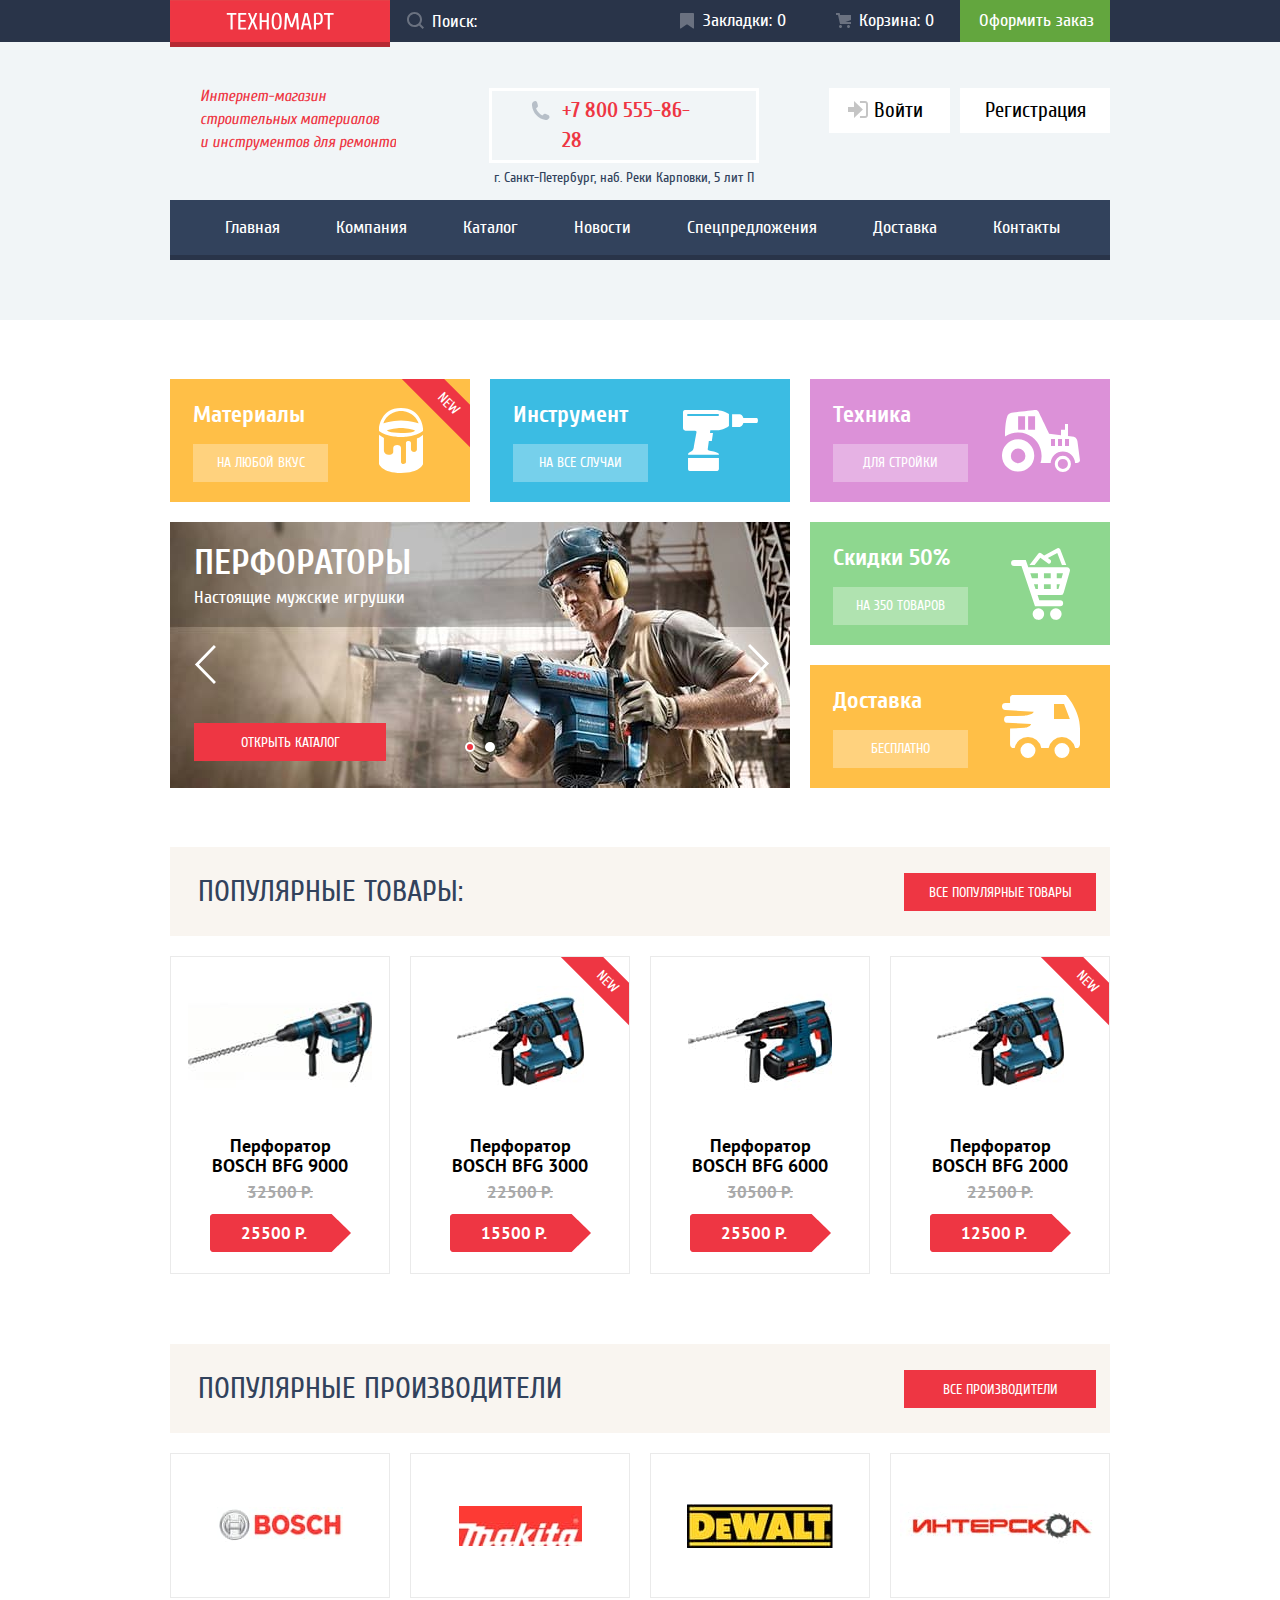
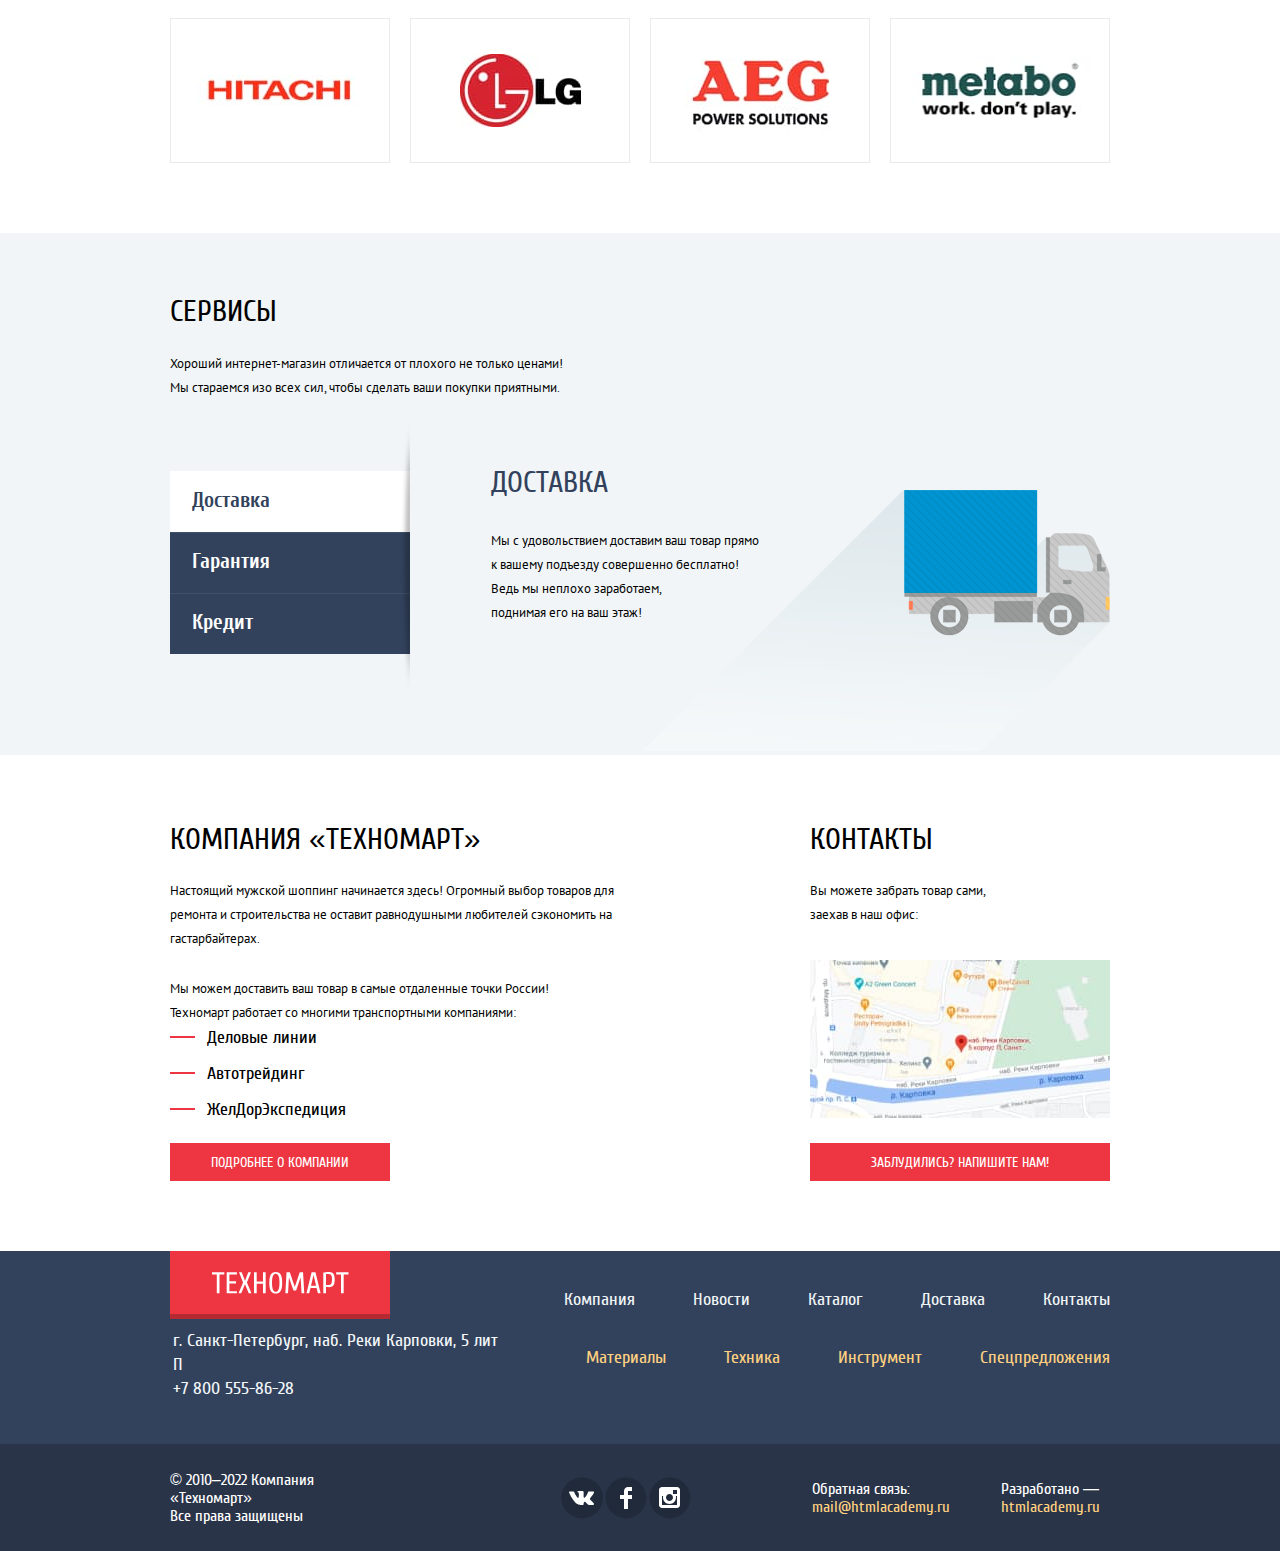
<file: index.html>
<!DOCTYPE html>
<html class="page" lang="ru">

<head>
  <meta charset="utf-8">
  <meta name="viewport" content="width=device-width, initial-scale=1.0">
  <link rel="stylesheet" href="css/normalize.css">
  <link rel="stylesheet" href="css/style.min.css">
  <link rel="preconnect" href="https://fonts.googleapis.com">
  <link rel="preconnect" href="https://fonts.gstatic.com" crossorigin>
  <link href="https://fonts.googleapis.com/css2?family=Cuprum:ital,wght@0,400;0,700;1,400&family=PT+Sans:wght@400;700&display=swap" rel="stylesheet">
  <link rel="icon" href="favicon.ico"><!-- 32×32 -->
  <link rel="icon" href="img/svg/favicons/32.svg" type="image/svg+xml" sizes="32x32">
  <link rel="apple-touch-icon" href="img/png/favicons/apple.png"><!-- 180×180 -->
  <link rel="manifest" href="manifest.webmanifest">
  <title>Интернет-магазин Техномарт. Продажа строительных материалов и инструментов для ремонта в Санкт-Петербурге.</title>
  <meta name="description" content="">
  <meta name="keywords" content="">
</head>

<body class="page-body">

  <header class="main-header">
    <div class="main-header-top-wrapper">
      <div class="container main-header-top">
        <a class="main-header-logo">
          <svg role="img" aria-label="Логотип Техномарт" width="220" height="47" viewBox="0 0 220 47" fill="none" xmlns="http://www.w3.org/2000/svg" xmlns:xlink="http://www.w3.org/1999/xlink">
            <g filter="url(#filter0_i_65044_1992)">
              <rect width="220" height="47" fill="url(#pattern0)"/>
            </g>
            <mask id="mask0_65044_1992" style="mask-type:alpha" maskUnits="userSpaceOnUse" x="0" y="0" width="220" height="47">
              <rect width="220" height="47" fill="url(#pattern1)"/>
            </mask>
            <g mask="url(#mask0_65044_1992)">
              <g filter="url(#filter1_i_65044_1992)">
                <rect width="220" height="47" fill="#EE3643"/>
              </g>
            </g>
            <path fill-rule="evenodd" clip-rule="evenodd" d="M159.847 14.6585V29.4498H157.734V14.6585H153.978V13.015H163.604V14.6585H159.847ZM151.712 23.3572C151.344 23.819 150.883 24.1477 150.327 24.3433C149.771 24.539 149.11 24.6368 148.343 24.6368C147.983 24.6368 147.576 24.6133 147.122 24.5663C146.668 24.5194 146.293 24.4646 145.995 24.402V29.4498H143.882V13.2498C144.477 13.0777 145.076 12.9563 145.678 12.8859C146.281 12.8155 146.934 12.7803 147.639 12.7803C148.578 12.7803 149.376 12.8781 150.034 13.0737C150.691 13.2694 151.223 13.5942 151.63 14.0481C152.037 14.502 152.334 15.1046 152.522 15.8559C152.71 16.6072 152.804 17.5385 152.804 18.6498C152.804 19.7924 152.714 20.7472 152.534 21.5142C152.354 22.2811 152.08 22.8955 151.712 23.3572ZM150.515 16.5368C150.397 15.9733 150.214 15.5272 149.963 15.1985C149.713 14.8698 149.396 14.639 149.012 14.5059C148.629 14.3729 148.171 14.3063 147.639 14.3063H145.995V22.9933H147.639C148.171 22.9933 148.629 22.9268 149.012 22.7937C149.396 22.6607 149.713 22.4298 149.963 22.1011C150.214 21.7724 150.397 21.3263 150.515 20.7629C150.632 20.1994 150.691 19.495 150.691 18.6498C150.691 17.8046 150.632 17.1003 150.515 16.5368ZM138.6 25.2237H133.904L132.847 29.4498H130.734L134.726 13.015H137.778L141.769 29.4498H139.656L138.6 25.2237ZM136.299 15.3629H136.205L134.256 23.5803H138.247L136.299 15.3629ZM126.156 17.2411H126.039L122.634 27.3368H120.521L117.117 17.2411H117L116.295 29.4498H114.182L115.121 13.015H117.704L121.531 24.2846H121.625L125.452 13.015H128.034L128.974 29.4498H126.861L126.156 17.2411ZM110.379 27.9237C109.941 28.5655 109.412 29.0194 108.794 29.2855C108.176 29.5516 107.467 29.6846 106.669 29.6846C105.871 29.6846 105.163 29.5516 104.544 29.2855C103.926 29.0194 103.398 28.5655 102.96 27.9237C102.521 27.282 102.189 26.4172 101.962 25.3294C101.735 24.2416 101.621 22.8759 101.621 21.2324C101.621 19.589 101.735 18.2233 101.962 17.1355C102.189 16.0477 102.521 15.1829 102.96 14.5411C103.398 13.8994 103.926 13.4455 104.544 13.1794C105.163 12.9133 105.871 12.7803 106.669 12.7803C107.467 12.7803 108.176 12.9133 108.794 13.1794C109.412 13.4455 109.941 13.8994 110.379 14.5411C110.817 15.1829 111.15 16.0477 111.377 17.1355C111.604 18.2233 111.717 19.589 111.717 21.2324C111.717 22.8759 111.604 24.2416 111.377 25.3294C111.15 26.4172 110.817 27.282 110.379 27.9237ZM109.357 17.7577C109.193 16.8498 108.978 16.1298 108.712 15.5977C108.446 15.0655 108.133 14.6977 107.773 14.4942C107.413 14.2907 107.045 14.189 106.669 14.189C106.294 14.189 105.926 14.2907 105.566 14.4942C105.206 14.6977 104.893 15.0655 104.627 15.5977C104.361 16.1298 104.145 16.8498 103.981 17.7577C103.817 18.6655 103.734 19.8237 103.734 21.2324C103.734 22.6411 103.817 23.7994 103.981 24.7072C104.145 25.615 104.361 26.335 104.627 26.8672C104.893 27.3994 105.206 27.7672 105.566 27.9707C105.926 28.1742 106.294 28.2759 106.669 28.2759C107.045 28.2759 107.413 28.1742 107.773 27.9707C108.133 27.7672 108.446 27.3994 108.712 26.8672C108.978 26.335 109.193 25.615 109.357 24.7072C109.522 23.7994 109.604 22.6411 109.604 21.2324C109.604 19.8237 109.522 18.6655 109.357 17.7577ZM96.691 21.9368H91.7605V29.4498H89.6475V13.015H91.7605V20.2933H96.691V13.015H98.804V29.4498H96.691V21.9368ZM85.5396 29.4498L82.6048 22.4063L79.67 29.4498H77.557L81.0787 20.9977L77.9091 13.015H80.0222L82.6048 19.589L85.1874 13.015H87.3004L84.1309 20.9977L87.6526 29.4498H85.5396ZM68.283 13.015H76.2657V14.6585H70.3961V20.0585H75.5613V21.702H70.3961V27.8063H76.2657V29.4498H68.283V13.015ZM62.6483 29.4498H60.5352V14.6585H56.7787V13.015H66.4048V14.6585H62.6483V29.4498Z" fill="white"/>
            <defs>
              <filter id="filter0_i_65044_1992" x="0" y="0" width="220" height="47" filterUnits="userSpaceOnUse" color-interpolation-filters="sRGB">
                <feFlood flood-opacity="0" result="BackgroundImageFix"/>
                <feBlend mode="normal" in="SourceGraphic" in2="BackgroundImageFix" result="shape"/>
                <feColorMatrix in="SourceAlpha" type="matrix" values="0 0 0 0 0 0 0 0 0 0 0 0 0 0 0 0 0 0 127 0" result="hardAlpha"/>
                <feOffset dy="-5"/>
                <feComposite in2="hardAlpha" operator="arithmetic" k2="-1" k3="1"/>
                <feColorMatrix type="matrix" values="0 0 0 0 0 0 0 0 0 0 0 0 0 0 0 0 0 0 0.24 0"/>
                <feBlend mode="normal" in2="shape" result="effect1_innerShadow_65044_1992"/>
              </filter>
              <pattern id="pattern0" patternContentUnits="objectBoundingBox" width="1" height="1">
                <use xlink:href="#image0_65044_1992" transform="scale(0.00454545 0.0212766)"/>
              </pattern>
              <pattern id="pattern1" patternContentUnits="objectBoundingBox" width="1" height="1">
                <use xlink:href="#image0_65044_1992" transform="scale(0.00454545 0.0212766)"/>
              </pattern>
              <filter id="filter1_i_65044_1992" x="0" y="0" width="220" height="47" filterUnits="userSpaceOnUse" color-interpolation-filters="sRGB">
                <feFlood flood-opacity="0" result="BackgroundImageFix"/>
                <feBlend mode="normal" in="SourceGraphic" in2="BackgroundImageFix" result="shape"/>
                <feColorMatrix in="SourceAlpha" type="matrix" values="0 0 0 0 0 0 0 0 0 0 0 0 0 0 0 0 0 0 127 0" result="hardAlpha"/>
                <feOffset dy="-5"/>
                <feComposite in2="hardAlpha" operator="arithmetic" k2="-1" k3="1"/>
                <feColorMatrix type="matrix" values="0 0 0 0 0 0 0 0 0 0 0 0 0 0 0 0 0 0 0.24 0"/>
                <feBlend mode="normal" in2="shape" result="effect1_innerShadow_65044_1992"/>
              </filter>
              <image id="image0_65044_1992" width="220" height="47" xlink:href="[data-uri]"/>
            </defs>
          </svg>
        </a>
        <form class="search-form" action="https://echo.htmlacademy.ru" method="get">
          <label class="visually-hidden" for="search">Строка поиска</label>
          <input class="search-form__input" type="search" name="search" id="search" placeholder="Поиск:" autocomplete="off">
          <button class="search-form__button visually-hidden" type="submit"></button>
          <svg aria-hidden="true" focusable="false" width="17" height="17" viewBox="0 0 17 17" xmlns="http://www.w3.org/2000/svg">
            <path fill-rule="evenodd" clip-rule="evenodd" d="M13.458 12.044L17 15.586L15.586 17L12.044 13.458C10.782 14.421 9.21 15 7.5 15C3.35786 15 0 11.6421 0 7.5C0 3.35786 3.35786 0 7.5 0C11.6421 0 15 3.35786 15 7.5C15.0001 9.14309 14.4581 10.7403 13.458 12.044ZM7.5 2C4.467 2 2 4.467 2 7.5C2.00331 10.5362 4.4638 12.9967 7.5 13C10.532 13 13 10.532 13 7.5C13 4.467 10.532 2 7.5 2Z"/>
          </svg>
        </form>
        <nav class="main-header-navigation">
          <ul class="clear-list main-header-nav-list">
            <li class="main-header-nav-item">
              <a class="main-header-nav-link bookmarks-link" href="#">
                <svg aria-hidden="true" focusable="false" class="bookmarks" width="14" height="16" viewBox="0 0 14 16" fill="none" xmlns="http://www.w3.org/2000/svg">
                  <path d="M14 15C14 15.55 13.632 15.741 13.182 15.426L7.819 11.661C7.369 11.346 6.632 11.346 6.182 11.661L0.818 15.426C0.368 15.741 0 15.55 0 15V1C0 0.45 0.45 0 1 0H13C13.55 0 14 0.45 14 1V15Z" fill="white"/>
                </svg>Закладки: <span>0</span>
              </a>
            </li>
            <li class="main-header-nav-item">
              <a class="main-header-nav-link basket-link" href="#">
                <svg aria-hidden="true" focusable="false" class="basket" width="15" height="15" viewBox="0 0 15 15" fill="none" xmlns="http://www.w3.org/2000/svg">
                  <path d="M4.5 15C5.32843 15 6 14.3284 6 13.5C6 12.6716 5.32843 12 4.5 12C3.67157 12 3 12.6716 3 13.5C3 14.3284 3.67157 15 4.5 15Z" fill="white"/>
                  <path d="M12.5 15C13.3284 15 14 14.3284 14 13.5C14 12.6716 13.3284 12 12.5 12C11.6716 12 11 12.6716 11 13.5C11 14.3284 11.6716 15 12.5 15Z" fill="white"/>
                  <path d="M15 2H4.07L3.648 0H0V2H2.031L4.016 11H15V9H9.441L15 6.951V2Z" fill="white"/>
                </svg>Корзина: <span>0</span>
              </a>
            </li>
            <li class="main-header-nav-item">
              <a class="main-header-nav-link order-link" href="#">Оформить заказ</a>
            </li>
          </ul>
        </nav>
      </div>
    </div>
      <div class="container main-header-middle">
        <p class="clear-text site-description">Интернет-магазин <br>строительных материалов <br>и инструментов для ремонта
        </p>
        <div class="header-contacts">
          <a class="contacts-phone" href="tel:+78005558628">
            <svg aria-hidden="true" focusable="false" width="19" height="19" viewBox="0 0 19 19" fill="none" xmlns="http://www.w3.org/2000/svg">
              <path d="M15.572 18.985H14.631C10.502 18.497 7.474 16.577 5.272 14.121C3.062 11.66 1.318 8.49202 0.977997 4.22802V3.08402C1.056 2.31002 1.437 1.78002 1.876 1.32702C2.425 0.76602 3.25 0.0440198 4.002 0.0190198C4.556 0.00101977 5.502 0.39902 5.881 0.91802C6.21 1.36402 6.385 2.25702 6.537 2.92102C6.691 3.59202 7.042 4.56402 6.945 5.21002C6.797 6.21702 5.458 6.64402 5.066 7.37602C6.373 10.511 8.509 12.815 11.359 14.407C12.074 14.015 12.705 12.835 13.691 12.812C14.05 12.803 14.509 12.99 14.875 13.098C15.277 13.219 15.625 13.373 15.979 13.506C16.575 13.73 17.627 14.027 17.983 14.527C18.348 15.04 18.553 15.883 18.473 16.406C18.309 17.447 16.594 18.603 15.572 18.985Z" fill="#B7BFC8"/>
            </svg>+7 800 555-86-28
          </a>
          <p class="clear-text header-address">г. Санкт-Петербург, наб. Реки Карповки, 5 лит П</p>
        </div>
        <ul class="clear-list user-button-list">
          <li class="user-button-item">
            <a class="user-button-link user-login-link" href="#">
              <svg aria-hidden="true" focusable="false" width="21" height="17" viewBox="0 0 21 17" fill="none" xmlns="http://www.w3.org/2000/svg">
                <path d="M14.875 8.5L6 0V6H0V11H6V17L14.875 8.5Z" fill="#C5C5C5"/>
                <path d="M16.986 15.01H11.959V17H16.986C19.164 17 19.99 15.19 20.015 13.974V3.028C19.99 1.811 19.164 0 16.986 0H11.959V1.99H16.986C17.825 1.99 17.978 2.671 17.996 3.047V13.951C17.979 14.327 17.825 15.01 16.986 15.01Z" fill="#C5C5C5"/>
              </svg>Войти
            </a>
          </li>
          <li class="user-button-item">
            <a class="user-button-link user-registration-link" href="#">Регистрация</a>
          </li>
        </ul>
        <ul class="clear-list user-button-list user-logged visually-hidden">
          <li class="user-button-item">
            <a class="user-button-link user-account-link" href="#">
              <svg aria-hidden="true" focusable="false" width="20" height="18" viewBox="0 0 20 18" fill="none" xmlns="http://www.w3.org/2000/svg">
                <path d="M17.881 14.166C15.737 13.431 13.625 12.5 12.674 11.776C12.017 11.275 11.904 10.158 12.157 9.361C13.275 8.458 14.021 6.884 14.021 5.083C14.021 2.276 12.221 0 10 0C7.77902 0 5.97901 2.276 5.97901 5.083C5.97901 6.884 6.72501 8.457 7.84201 9.36C8.09501 10.158 7.98302 11.275 7.32502 11.776C6.37502 12.5 4.26201 13.43 2.11801 14.166C-0.0259852 14.902 1.48343e-05 18 1.48343e-05 18H20C20 18 20.025 14.901 17.881 14.166Z" fill="#C5C5C5"/>
              </svg>
              Равшан Джамшутович
            </a>
            <a class="user-button-link user-logout-link" href="#">
              <svg aria-hidden="true" focusable="false" width="20" height="17" viewBox="0 0 20 17" fill="none" xmlns="http://www.w3.org/2000/svg">
                <path d="M20 8.5L11.125 0V6H5.125V11H11.125V17L20 8.5Z" fill="#C5C5C5"/>
                <path d="M2.10604 13.952V3.048C2.12404 2.672 2.27704 1.991 3.11604 1.991H8.14304V0H3.11604C0.938036 0 0.112036 1.81 0.0870361 3.027V13.973C0.112036 15.189 0.938036 17 3.11604 17H8.14304V15.01H3.11604C2.27704 15.01 2.12404 14.327 2.10604 13.952Z" fill="#C5C5C5"/>
              </svg>
            </a>
          </li>
          <li class="user-button-item">
            <a class="user-orders-link" href="#">Мои заказы</a>
          </li>
          <li class="user-button-item">
            <a class="user-account-link" href="#">Личный кабинет</a>
          </li>
        </ul>
      </div>
      <div class="container main-header-bottom">
        <nav class="main-navigation">
          <ul class="clear-list main-navigation-list">
            <li class="main-navigation-item"><a class="main-navigation-link main-btn">Главная</a></li>
            <li class="main-navigation-item"><a class="main-navigation-link company-btn" href="blank.html">Компания</a></li>
            <li class="main-navigation-item"><a class="main-navigation-link catalog-btn" href="catalog.html">Каталог</a></li>
            <li class="main-navigation-item"><a class="main-navigation-link news-btn" href="blank.html">Новости</a></li>
            <li class="main-navigation-item"><a class="main-navigation-link special-btn" href="blank.html">Спецпредложения</a></li>
            <li class="main-navigation-item"><a class="main-navigation-link delivery-btn" href="blank.html">Доставка</a></li>
            <li class="main-navigation-item"><a class="main-navigation-link contacts-btn" href="blank.html">Контакты</a></li>
          </ul>
        </nav>
      </div>
  </header>

  <main>

    <h1 class="visually-hidden">Интернет-магазин Техномарт, продажа перфораторов и инструментов в Санкт-Петербурге.</h1>
    <section class="promo">
      <h2 class="visually-hidden">Актуальные предложения</h2>
      <div class="container">
        <ul class="clear-list promo-list">
          <li class="promo-item">
            <div class="materials-left-side">
              <h3 class="clear">Материалы</h3>
              <a class="clear-btn promo-btn" href="#">На любой вкус</a>
            </div>
            <div class="materials-right-side promo-sticker">
              <img src="img/svg/promo/can-of-paint.svg" width="44" height="65" alt="Иконка банки с краской - символизирует раздел материалы">
            </div>
          </li>
          <li class="promo-item">
            <div class="tools-left-side">
              <h3 class="clear">Инструмент</h3>
              <a class="promo-btn" href="#">На все случаи</a>
            </div>
            <div class="tools-right-side">
              <img src="img/svg/promo/screwdriver.svg" width="75" height="61" alt="Иконка шуруповёрта - символизирует раздел с инструментами">
            </div>
          </li>
          <li class="promo-item">
            <div class="technic-left-side">
              <h3 class="clear">Техника</h3>
              <a class="promo-btn" href="#">Для стройки</a>
            </div>
            <div class="technic-right-side">
              <img src="img/svg/promo/tractor.svg" width="78" height="62" alt="Иконка трактора - символизирует раздел с техникой">
            </div>
          </li>
          <li class="promo-item">
            <div class="sale-left-side">
              <h3 class="clear">Скидки 50%</h3>
              <a class="promo-btn" href="#">На 350 товаров</a>
            </div>
            <div class="sale-right-side">
              <img src="img/svg/promo/basket-sale.svg" width="59" height="72" alt="Иконка корзины с покупками - символизирует раздел со скидками">
            </div>
          </li>
          <li class="promo-item">
            <div class="delivery-left-side">
              <h3 class="clear">Доставка</h3>
              <a class="promo-btn" href="#">Бесплатно</a>
            </div>
            <div class="delivery-right-side">
              <img src="img/svg/promo/fast-delivery.svg" width="78" height="63" alt="Иконка фургона - символизирует раздел по доставке">
            </div>
          </li>
          <li class="promo-item promo-slider">
            <div class="promo-slider-content">
              <input class="visually-hidden" name="slide" type="radio" id="first-slide" checked>
              <input class="visually-hidden" name="slide" type="radio" id="second-slide">
              <label class="first-toggle" for="first-slide"></label>
              <label class="second-toggle" for="second-slide"></label>
              <div class="slider-control">
                <label class="left-arrow" for="first-slide"></label>
                <label class="right-arrow" for="second-slide"></label>
              </div>
              <div class="slider-slides first-slide">
                <h3 class="clear">Перфораторы</h3>
                <p class="clear-text">Настоящие мужские игрушки</p>
                <a class="btn" href="catalog.html" target="_blank" title="Каталог перфораторов">Открыть каталог</a>
              </div>
              <div class="slider-slides second-slide">
                <h3 class="clear">Дрели</h3>
                <p class="clear-text">Соседям на радость!</p>
                <a class="btn" href="catalog.html" target="_blank" title="Каталог перфораторов">Открыть каталог</a>
              </div>
            </div>
          </li>
        </ul>
      </div>
    </section>

    <section class="popular">
      <h2 class="visually-hidden">Каталог популярных товаров</h2>
      <div class="container">
        <div class="popular-header">
          <p class="clear-text">Популярные товары:</p>
          <a class="btn" href="#" target="_blank" title="Каталог популярных товаров">Все популярные товары</a>
        </div>
        <article class="popular-products">
          <h2 class="visually-hidden">Популярные модели перформаторов</h2>
          <ul class="clear-list popular-products-list">
            <li class="popular-products-item">
              <div class="product-item-top">
                <img src="img/jpg/products/perforators/bosch-bfg-9000.jpg" width="184" height="164" alt="Перфоратор bosch bfg 9000">
                <button class="btn buy-btn" type="button">Купить</button>
                <button class="btn add-bookmarks-btn" type="button">В закладки</button>
              </div>
              <div class="product-item-bottom">
                <a href="#">
                  <h3 class="clear">Перфоратор <span>bosch bfg 9000</span></h3>
                </a>
                <p class="clear-text"><s>32500 Р.</s></p>
                <a href="#">25500 Р.</a>
              </div>
            </li>
            <li class="popular-products-item">
              <div class="product-item-top promo-sticker">
                <img src="img/jpg/products/perforators/bosch-bfg-3000.jpg" width="127" height="112" alt="Перфоратор bosch bfg 3000">
                <button class="btn buy-btn" type="button">Купить</button>
                <button class="btn add-bookmarks-btn" type="button">В закладки</button>
              </div>
              <div class="product-item-bottom">
                <a href="#">
                  <h3 class="clear">Перфоратор <span>bosch bfg 3000</span></h3>
                </a>
                <p class="clear-text"><s>22500 Р.</s></p>
                <a href="#">15500 Р.</a>
              </div>
            </li>
            <li class="popular-products-item">
              <div class="product-item-top">
                <img src="img/jpg/products/perforators/bosch-bfg-6000.jpg" width="144" height="128" alt="Перфоратор bosch bfg 6000">
                <button class="btn buy-btn" type="button">Купить</button>
                <button class="btn add-bookmarks-btn" type="button">В закладки</button>
              </div>
              <div class="product-item-bottom">
                <a href="product-item-link">
                  <h3 class="clear">Перфоратор <span>bosch bfg 6000</span></h3>
                </a>
                <p class="clear-text"><s>30500 Р.</s></p>
                <a href="#">25500 Р.</a>
              </div>
            </li>
            <li class="popular-products-item">
              <div class="product-item-top promo-sticker">
                <img src="img/jpg/products/perforators/bosch-bfg-2000.jpg" width="127" height="112" alt="Перфоратор bosch bfg 2000">
                <button class="btn buy-btn" type="button">Купить</button>
                <button class="btn add-bookmarks-btn" type="button">В закладки</button>
              </div>
              <div class="product-item-bottom">
                <a href="product-item-link">
                  <h3 class="clear">Перфоратор <span>bosch bfg 2000</span></h3>
                </a>
                <p class="clear-text"><s>22500 Р.</s></p>
                <a href="#">12500 Р.</a>
              </div>
            </li>
          </ul>
        </article>
      </div>
    </section>

    <section class="brands">
      <h2 class="visually-hidden">Популярные производители товаров</h2>
      <div class="container">
        <div class="brands-header">
          <p class="clear-text popular-p">Популярные производители</p>
          <a class="btn" href="#" target="_blank" title="Открыть список производителей">Все производители</a>
        </div>
        <div class="popular-brands">
          <ul class="clear-list popular-brands-list">
            <li class="popular-brands-item">
              <h3 class="visually-hidden">Bosch</h3>
              <a class="popular-brands-link" href="#">
                <img src="img/jpg/popular-brands/bosch.jpg" width="126" height="37" alt="Логотип Bosch">
              </a>
            </li>
            <li class="popular-brands-item">
              <h3 class="visually-hidden">Makita</h3>
              <a class="popular-brands-link" href="#">
                <img src="img/jpg/popular-brands/makita.jpg" width="123" height="40" alt="Логотип Makita">
              </a>
            </li>
            <li class="popular-brands-item">
              <h3 class="visually-hidden">Dewalt</h3>
              <a class="popular-brands-link" href="#">
                <img src="img/jpg/popular-brands/dewalt.jpg" width="146" height="44" alt="Логотип Dewalt">
              </a>
            </li>
            <li class="popular-brands-item">
              <h3 class="visually-hidden">Интерскол</h3>
              <a class="popular-brands-link" href="#">
                <img src="img/jpg/popular-brands/interskol.jpg" width="200" height="76" alt="Логотип Интерскол">
              </a>
            </li>
            <li class="popular-brands-item">
              <h3 class="visually-hidden">Hitachi</h3>
              <a class="popular-brands-link" href="#">
                <img src="img/jpg/popular-brands/hitachi.jpg" width="169" height="31" alt="Логотип Hitachi">
              </a>
            </li>
            <li class="popular-brands-item">
              <h3 class="visually-hidden">LG</h3>
              <a class="popular-brands-link" href="#">
                <img src="img/jpg/popular-brands/lg.jpg" width="121" height="73" alt="Логотип LG">
              </a>
            </li>
            <li class="popular-brands-item">
              <h3 class="visually-hidden">AEG</h3>
              <a class="popular-brands-link" href="#">
                <img src="img/jpg/popular-brands/aeg.jpg" width="151" height="98" alt="Логотип AEG">
              </a>
            </li>
            <li class="popular-brands-item">
              <h3 class="visually-hidden">Metabo</h3>
              <a class="popular-brands-link" href="#">
                <img src="img/jpg/popular-brands/metabo.jpg" width="206" height="73" alt="Логотип Metabo">
              </a>
            </li>
          </ul>
        </div>
      </div>
    </section>

    <div class="service-wrapper">
      <div class="container">
        <section class="service">
          <h2 class="heading">Сервисы</h2>
          <p class="text-description">Хороший интернет-магазин отличается от плохого не только ценами!<br>
            Мы стараемся изо всех сил, чтобы сделать ваши покупки приятными.</p>
          <div class="service-tabs">
            <input class="visually-hidden" name="control-item-btn" type="radio" value="delivery" id="delivery-id" checked>
            <label class="service-tabs-delivery" for="delivery-id">Доставка</label>
            <input class="visually-hidden" name="control-item-btn" type="radio" value="warranty" id="warranty-id">
            <label class="service-tabs-warranty" for="warranty-id">Гарантия</label>
            <input class="visually-hidden" name="control-item-btn" type="radio" value="credit" id="credit-id">
            <label class="service-tabs-credit" for="credit-id">Кредит</label>
            <section class="slide-style delivery-slide">
              <h3 class="heading">Доставка</h3>
              <p class="text-description">Мы с удовольствием доставим ваш товар прямо<br>
                к вашему подъезду совершенно бесплатно!<br>
                Ведь мы неплохо заработаем,<br>
                поднимая его на ваш этаж!</p>
              <img src="img/png/sliders/service/delivery-car.png" width="468" height="261" alt="Синий фургон доставки">
            </section>
            <section class="slide-style guarantee-slide">
              <h3 class="heading">Гарантия</h3>
              <p class="text-description">Если купленный у нас товар поломается или заискрит,<br>
                а также в случае пожара, спровоцированного его<br>
                возгоранием, вы всегда можете быть уверены в нашей<br>
                гарантии. Мы обменяем сгоревший товар на новый.<br>
                Дом уж восстановите как-нибудь сами.</p>
              <img src="img/png/sliders/service/guarantee.png" width="389" height="283" alt="Символ 100%-х гарантийных обязательств">
            </section>
            <section class="slide-style credit-slide">
              <h3 class="heading">Кредит</h3>
              <p class="text-description">Залезть в долговую яму стало проще!<br>
                Кредитные консультанты придут вам на помощь.</p>
              <a class="btn" href="#" target="_blank">Отправить заявку</a>
              <img src="img/png/sliders/service/credit.png" width="465" height="285" alt="Иконка кредитного договора">
            </section>
          </div>
        </section>
      </div>
    </div>

    <div class="info">
      <div class="container">
        <section class="about-company">
          <h3 class="heading">Компания «Техномарт»</h3>
          <p class="text-description">Настоящий мужской шоппинг начинается здесь! Огромный выбор товаров для <br>
            ремонта и строительства не оставит равнодушными любителей сэкономить на гастарбайтерах.</p>
          <p class="text-description">Мы можем доставить ваш товар в самые отдаленные точки России!<br>
            Техномарт работает со многими транспортными компаниями:</p>
          <p class="clear-text transport-compani-title transport-compani-decor-line">Деловые линии</p>
          <p class="clear-text transport-compani-title transport-compani-decor-line">Автотрейдинг</p>
          <p class="clear-text transport-compani-title transport-compani-decor-line">ЖелДорЭкспедиция</p>
          <a class="btn" href="#" target="_blank">Подробнее о компании</a>
        </section>
        <section class="contacts">
          <h3 class="heading">Контакты</h3>
          <p class="text-description">Вы можете забрать товар сами, <br>
            заехав в наш офис:</p>
          <button class="clear-btn map" type="button">
            <img src="img/jpg/others/map.jpg" width="300" height="158" alt="Месторасположение компании Техномарт на карте">
          </button>
          <button class="clear-btn btn company-address" type="button">Заблудились? Напишите нам!</button>
        </section>
      </div>
    </div>

  </main>

  <footer class="main-footer">
    <div class="main-footer-top-wrapper">
      <div class="container">
        <div class="main-footer-top">
          <a class="main-footer-logo">
            <img src="img/svg/logos/main-footer-logo.svg" width="220" height="68" alt="Логотип интернет-магазина Техномарт">
          </a>
          <ul class="clear-list main-footer-top-list">
            <li class="main-footer-top-item"><a href="blank.html">Компания</a></li>
            <li class="main-footer-top-item"><a href="blank.html">Новости</a></li>
            <li class="main-footer-top-item"><a href="catalog.html">Каталог</a></li>
            <li class="main-footer-top-item"><a href="blank.html">Доставка</a></li>
            <li class="main-footer-top-item"><a href="blank.html">Контакты</a></li>
          </ul>
        </div>
        <div class="main-footer-middle">
          <p class="clear-text">г. Санкт-Петербург, наб. Реки Карповки, 5 лит П<br>+7 800 555-86-28</p>
          <ul class="clear-list main-footer-middle-list">
            <li class="main-footer-middle-item"><a href="blank.html">Материалы</a></li>
            <li class="main-footer-middle-item"><a href="blank.html">Техника</a></li>
            <li class="main-footer-middle-item"><a href="blank.html">Инструмент</a></li>
            <li class="main-footer-middle-item"><a href="blank.html">Спецпредложения</a></li>
          </ul>
        </div>
      </div>
    </div>

    <div class="main-footer-bottom-wrapper">
      <div class="container">
        <div class="main-footer-bottom">
          <p class="clear-text footer-copyright">© 2010–2022 Компания «Техномарт» <br>Все права защищены</p>
          <section class="main-footer-social">
            <h2 class="visually-hidden">Техномарт в соцсетях!</h2>
            <ul class="clear-list main-footer-social-list">
              <li class="main-footer-social-item">
                <a class="social-btn social-btn-vk" href="#" aria-label="Вконтакте">
                  <svg aria-hidden="true" focusable="false" width="44" height="44" viewBox="0 0 44 44" fill="none" xmlns="http://www.w3.org/2000/svg">
                    <path fill-rule="evenodd" clip-rule="evenodd" d="M22.1627 1.4839C33.6533 1.4839 42.9683 10.5873 42.9683 21.8169C42.9683 33.0461 33.6533 42.1494 22.1627 42.1494C10.6721 42.1494 1.35714 33.0461 1.35714 21.8169C1.35714 10.5873 10.6721 1.4839 22.1627 1.4839Z" fill="#212A3A"/>
                    <path d="M24.5403 25.7281C25.4609 25.4384 26.6395 27.6406 27.8943 28.4834C28.836 29.1219 29.5573 28.9841 29.5573 28.9841L32.9017 28.9372C32.9017 28.9372 34.6495 28.8322 33.8232 27.4803C33.7549 27.3678 33.3389 26.4781 31.334 24.6472C29.2376 22.7319 29.5217 23.0422 32.0456 19.7309C33.5835 17.7125 34.1988 16.4797 34.0062 15.9547C33.8213 15.4494 32.6918 15.5806 32.6918 15.5806L28.9237 15.6059C28.5568 15.6069 28.2458 15.7175 28.1042 16.0887C28.1013 16.0925 27.5062 17.6506 26.7127 18.9753C25.0362 21.7775 24.3669 21.9266 24.0896 21.7512C23.4531 21.3453 23.6139 20.1228 23.6139 19.2537C23.6139 16.5378 24.0299 15.4053 22.7992 15.1128C22.388 15.0153 22.0876 14.9516 21.0389 14.9422C19.6985 14.9225 18.5603 14.9422 17.9151 15.2506C17.4866 15.4597 17.1582 15.9181 17.3575 15.9444C17.6079 15.9772 18.1693 16.0944 18.4697 16.4937C18.8559 17.0112 18.8443 18.1709 18.8443 18.1709C18.8443 18.1709 19.0649 21.3687 18.3243 21.7653C17.8159 22.0372 17.1206 21.4822 15.6252 18.9378C14.8615 17.6366 14.2847 16.1984 14.2847 16.1984C14.2847 16.1984 14.173 15.9312 13.9708 15.785C13.73 15.6116 13.393 15.5562 13.393 15.5562L9.81656 15.5787C9.81656 15.5787 9.27923 15.5937 9.08182 15.8244C8.90656 16.0287 9.06738 16.4506 9.06738 16.4506C9.06738 16.4506 11.8686 22.9016 15.0406 26.1509C17.9488 29.1341 21.2537 28.9362 21.2537 28.9362H22.7511C22.7511 28.9362 23.2027 28.8856 23.4338 28.6437C23.6495 28.4187 23.6399 27.9959 23.6399 27.9959C23.6399 27.9959 23.61 26.0187 24.5403 25.7281Z" fill="white"/>
                  </svg>
                </a>
              </li>
              <li class="main-footer-social-item">
                <a class="social-btn social-btn-fb" href="#" aria-label="Фейсбук">
                  <svg aria-hidden="true" focusable="false" width="44" height="44" viewBox="0 0 44 44" fill="none" xmlns="http://www.w3.org/2000/svg">
                    <path fill-rule="evenodd" clip-rule="evenodd" d="M21.8938 1.4839C33.1232 1.4839 42.2265 10.5873 42.2265 21.8169C42.2265 33.0461 33.1232 42.1494 21.8938 42.1494C10.6643 42.1494 1.56108 33.0461 1.56108 21.8169C1.56108 10.5873 10.6643 1.4839 21.8938 1.4839Z" fill="#212A3A"/>
                    <path d="M28 15V11H24C21.7909 11 20 12.7909 20 15V19H16V23H20V33H24V23H28V19H24V15H28Z" fill="white"/>
                  </svg>
                </a>
              </li>
              <li class="main-footer-social-item">
                <a class="social-btn social-btn-in" href="#" aria-label="Инстаграм">
                  <svg aria-hidden="true" focusable="false" width="44" height="44" viewBox="0 0 44 44" fill="none" xmlns="http://www.w3.org/2000/svg">
                    <path fill-rule="evenodd" clip-rule="evenodd" d="M21.8938 1.4839C33.1233 1.4839 42.2265 10.5873 42.2265 21.8169C42.2265 33.0461 33.1233 42.1494 21.8938 42.1494C10.6643 42.1494 1.56112 33.0461 1.56112 21.8169C1.56112 10.5873 10.6643 1.4839 21.8938 1.4839Z" fill="#212A3A"/>
                    <path fill-rule="evenodd" clip-rule="evenodd" d="M14 11H29C30.65 11 32 12.35 32 14V29C32 30.65 30.65 32 29 32H14C12.35 32 11 30.65 11 29V14C11 12.35 12.35 11 14 11ZM25 21.5C25 19.57 23.43 18 21.5 18C19.57 18 18 19.57 18 21.5C18 23.43 19.57 25 21.5 25C23.43 25 25 23.43 25 21.5ZM14 29V20H15.181C15.0626 20.4913 15.0019 20.9947 15 21.5C15 25.0899 17.9101 28 21.5 28C25.0899 28 28 25.0899 28 21.5C27.9986 20.9946 27.9379 20.4912 27.819 20H29V29H14ZM25 18H29V14H25V18Z" fill="white"/>
                  </svg>
                </a>
              </li>
            </ul>
          </section>
          <div class="feedback">
            <address class="location">
              <p class="clear-text">Обратная связь: <br>
                <a class="feedback-link" href="mailto:mail@htmlacademy.ru">mail@htmlacademy.ru</a>
              </p>
              <p class="clear-text">Разработано — <br>
                <a class="feedback-link" href="https://htmlacademy.ru">htmlacademy.ru</a>
              </p>
            </address>
          </div>
        </div>
      </div>
    </div>
  </footer>

  <section class="modal modal-map visually-hidden">
    <h2 class="visually-hidden">Как до нас добраться.</h2>
    <iframe src="https://www.google.com/maps/embed?pb=!1m14!1m8!1m3!1d1996.8447626753227!2d30.3170012!3d59.9678985!3m2!1i1024!2i768!4f13.1!3m3!1m2!1s0x4696315bc4e8ce61%3A0xe703c377f3424272!2sStudio%20212!5e0!3m2!1sru!2sru!4v1646740753289!5m2!1sru!2sru" width="943" height="449" style="border:0;" allowfullscreen="" loading="lazy" title="Офис компании Техномарт находится по адресу г. Санкт-Петербург, наб. Реки Карповки, 5 лит П"></iframe>
    <button class="clear-btn close-btn" type="button" value="Закрыть">
      <svg aria-hidden="true" focusable="false" width="21" height="21" viewBox="0 0 21 21" fill="none" xmlns="http://www.w3.org/2000/svg">
        <path d="M13.2729 10.4999L20.6949 3.07793C21.0839 2.68893 21.0839 2.05293 20.6949 1.66393L19.3359 0.304934C18.9469 -0.0840664 18.3109 -0.0840664 17.9219 0.304934L10.4999 7.72693L3.07793 0.304934C2.68893 -0.0840664 2.05293 -0.0840664 1.66393 0.304934L0.304934 1.66393C-0.0840664 2.05293 -0.0840664 2.68893 0.304934 3.07793L7.72693 10.4999L0.305934 17.9219C-0.0830664 18.3109 -0.0830664 18.9469 0.305934 19.3359L1.66493 20.6949C2.05393 21.0839 2.68993 21.0839 3.07893 20.6949L10.5009 13.2729L17.9229 20.6949C18.3119 21.0839 18.9479 21.0839 19.3369 20.6949L20.6959 19.3359C21.0849 18.9469 21.0849 18.3109 20.6959 17.9219L13.2729 10.4999Z" fill="#EE3643"/>
      </svg>
    </button>
  </section>

  <section class="modal modal-write-us visually-hidden">
    <h2 class="visually-hidden">Напишите нам!</h2>
    <form class="login-form" action="https://echo.htmlacademy.ru" method="post">
      <p class="clear-text">
        <label for="user-name-value">Ваше имя:</label>
        <label for="user-email-value">Ваш e-mail:</label>
      </p>
      <p class="clear-text">
        <input class="clear user-name" type="text" id="user-name-value" name="user-name" placeholder="Имя Фамилия" autocomplete="off">
        <input class="clear user-email" type="email" id="user-email-value" name="user-email" placeholder="email@example.com" autocomplete="off">
      </p>
      <p class="clear-text">
        <label for="letter-text-value">Текст письма:</label>
      </p>
      <p class="clear-text">
        <textarea class="clear letter-text-content" id="letter-text-value" name="letter-text" placeholder="В свободной форме"></textarea>
      </p>
      <p class="clear-text submit-btn-wrapper">
        <button class="clear-btn btn submit-btn" type="submit">Отправить</button>
      </p>
      <button class="clear-btn close-btn" type="button" value="Закрыть">
        <svg aria-hidden="true" focusable="false" width="21" height="21" viewBox="0 0 21 21" fill="none" xmlns="http://www.w3.org/2000/svg">
          <path d="M13.2729 10.4999L20.6949 3.07793C21.0839 2.68893 21.0839 2.05293 20.6949 1.66393L19.3359 0.304934C18.9469 -0.0840664 18.3109 -0.0840664 17.9219 0.304934L10.4999 7.72693L3.07793 0.304934C2.68893 -0.0840664 2.05293 -0.0840664 1.66393 0.304934L0.304934 1.66393C-0.0840664 2.05293 -0.0840664 2.68893 0.304934 3.07793L7.72693 10.4999L0.305934 17.9219C-0.0830664 18.3109 -0.0830664 18.9469 0.305934 19.3359L1.66493 20.6949C2.05393 21.0839 2.68993 21.0839 3.07893 20.6949L10.5009 13.2729L17.9229 20.6949C18.3119 21.0839 18.9479 21.0839 19.3369 20.6949L20.6959 19.3359C21.0849 18.9469 21.0849 18.3109 20.6959 17.9219L13.2729 10.4999Z" fill="#EE3643"/>
        </svg>
      </button>
    </form>
  </section>

  <section class="modal modal-add-item visually-hidden">
    <div class="clear-text add-item-message">
      <h2 class="clear message-text">Товар добавлен в корзину!</h2>
    </div>
    <p class="clear-text add-item-action">
      <a class="btn add-item-btn" href="#">Оформить заказ</a>
      <button class="btn add-item-btn" type="button">Продолжить покупки</button>
    </p>
    <button class="clear-btn close-btn" type="button" value="Закрыть">
      <svg aria-hidden="true" focusable="false" width="21" height="21" viewBox="0 0 21 21" fill="none" xmlns="http://www.w3.org/2000/svg">
        <path d="M13.2729 10.4999L20.6949 3.07793C21.0839 2.68893 21.0839 2.05293 20.6949 1.66393L19.3359 0.304934C18.9469 -0.0840664 18.3109 -0.0840664 17.9219 0.304934L10.4999 7.72693L3.07793 0.304934C2.68893 -0.0840664 2.05293 -0.0840664 1.66393 0.304934L0.304934 1.66393C-0.0840664 2.05293 -0.0840664 2.68893 0.304934 3.07793L7.72693 10.4999L0.305934 17.9219C-0.0830664 18.3109 -0.0830664 18.9469 0.305934 19.3359L1.66493 20.6949C2.05393 21.0839 2.68993 21.0839 3.07893 20.6949L10.5009 13.2729L17.9229 20.6949C18.3119 21.0839 18.9479 21.0839 19.3369 20.6949L20.6959 19.3359C21.0849 18.9469 21.0849 18.3109 20.6959 17.9219L13.2729 10.4999Z" fill="#EE3643"/>
      </svg>
    </button>
  </section>

  <section class="modal modal-write-us modal-login visually-hidden">
    <h2 class="heading">Личный кабинет</h2>
    <form class="login-form" action="https://echo.htmlacademy.ru" method="post">
      <p class="clear-text">
        <label for="login-login">Логин:</label>
        <label for="login-password">Пароль:</label>
      </p>
      <p class="clear-text logpass-line">
        <input class="modal-login-input login-icon-user" type="email" id="login-login" name="login" placeholder="email@example.com" autocomplete="off">
        <input class="modal-input-password login-icon-password" type="password" id="login-password" name="password" placeholder="••••••••" autocomplete="off">
      </p>
      <p class="clear-text login-help">
        <input class="modal-input-checkbox visually-hidden" type="checkbox" id="user-remember" name="remember" checked>
        <label class="modal-label-checkbox" for="user-remember">Запомните меня</label>
        <a class="modal-restore-password" href="#">Я забыл пароль!</a>
      </p>
      <p class="clear-text submit-btn-wrapper">
        <button class="clear-btn btn submit-btn" type="submit">Войти</button>
      </p>
      <button class="clear-btn close-btn" type="button" value="Закрыть">
        <svg aria-hidden="true" focusable="false" width="21" height="21" viewBox="0 0 21 21" fill="none" xmlns="http://www.w3.org/2000/svg">
          <path d="M13.2729 10.4999L20.6949 3.07793C21.0839 2.68893 21.0839 2.05293 20.6949 1.66393L19.3359 0.304934C18.9469 -0.0840664 18.3109 -0.0840664 17.9219 0.304934L10.4999 7.72693L3.07793 0.304934C2.68893 -0.0840664 2.05293 -0.0840664 1.66393 0.304934L0.304934 1.66393C-0.0840664 2.05293 -0.0840664 2.68893 0.304934 3.07793L7.72693 10.4999L0.305934 17.9219C-0.0830664 18.3109 -0.0830664 18.9469 0.305934 19.3359L1.66493 20.6949C2.05393 21.0839 2.68993 21.0839 3.07893 20.6949L10.5009 13.2729L17.9229 20.6949C18.3119 21.0839 18.9479 21.0839 19.3369 20.6949L20.6959 19.3359C21.0849 18.9469 21.0849 18.3109 20.6959 17.9219L13.2729 10.4999Z" fill="#EE3643"/>
        </svg>
      </button>
    </form>
  </section>

  <script src="js/script.min.js"></script>

</body>

</html>
</file>
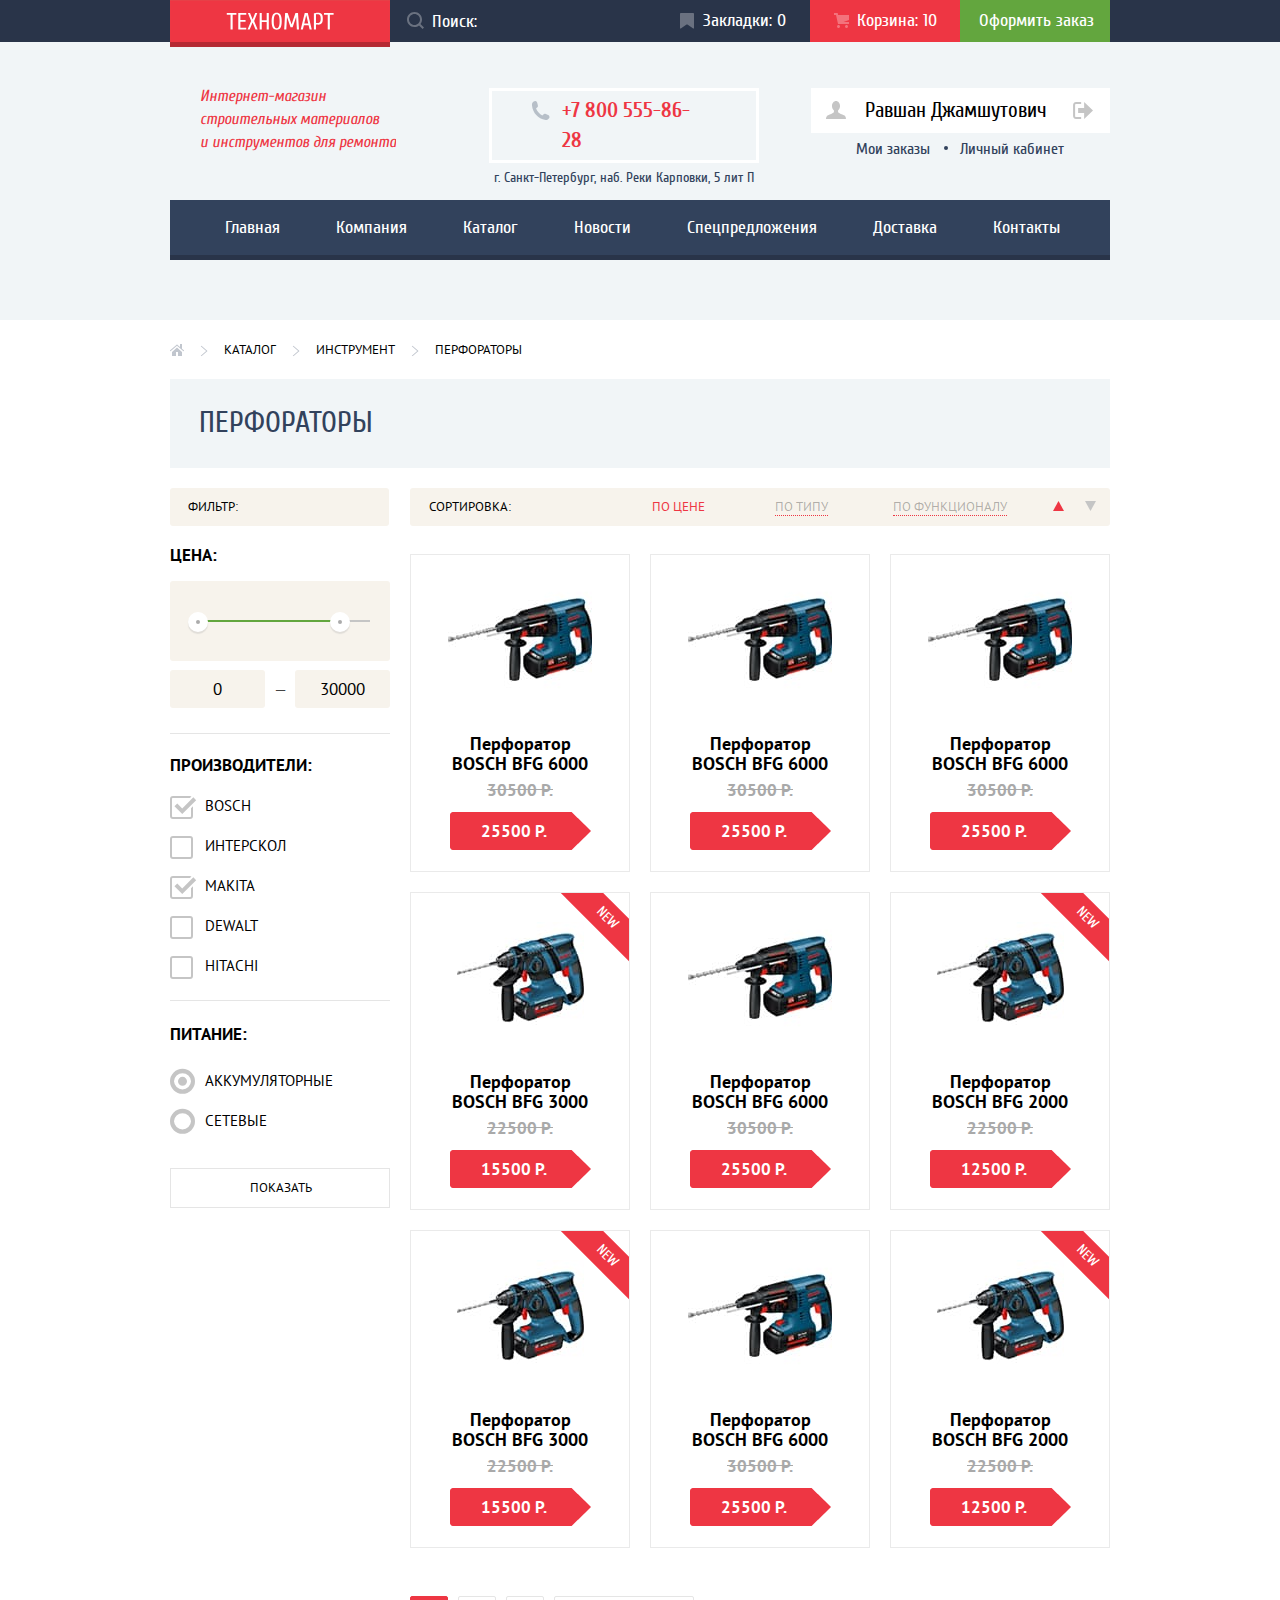
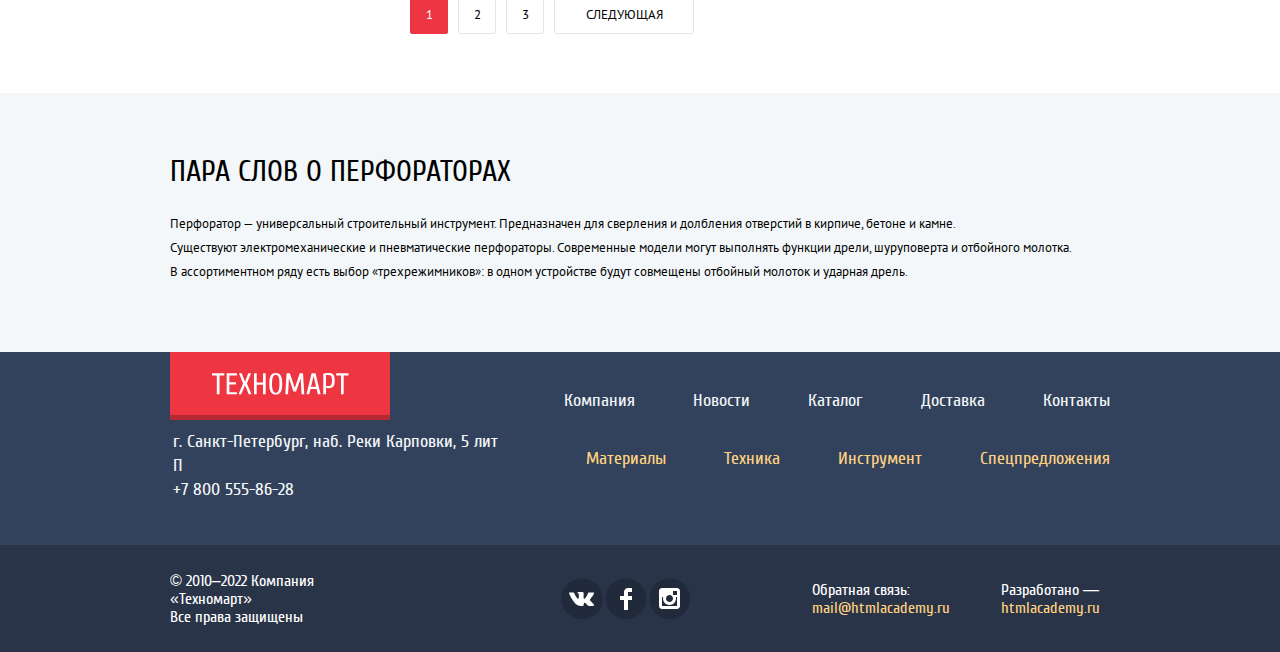
<file: catalog.html>
<!DOCTYPE html>
<html class="page" lang="ru">

<head>
  <meta charset="utf-8">
  <meta name="viewport" content="width=device-width, initial-scale=1.0">
  <link rel="stylesheet" href="css/normalize.css">
  <link rel="stylesheet" href="css/style.min.css">
  <link rel="preconnect" href="https://fonts.googleapis.com">
  <link rel="preconnect" href="https://fonts.gstatic.com" crossorigin>
  <link href="https://fonts.googleapis.com/css2?family=Cuprum:ital,wght@0,400;0,700;1,400&family=PT+Sans:wght@400;700&display=swap" rel="stylesheet">
  <link rel="icon" href="favicon.ico"><!-- 32×32 -->
  <link rel="icon" href="img/svg/favicons/32.svg" type="image/svg+xml" sizes="32x32">
  <link rel="apple-touch-icon" href="img/png/favicons/apple.png"><!-- 180×180 -->
  <link rel="manifest" href="manifest.webmanifest">
  <title>Перфораторы - купить перфоратор в интернет-магазине Техномарт. Продажа перфораторов в Санкт-Петербурге, низкие цены, большой каталог.</title>
  <meta name="description" content="">
  <meta name="keywords" content="">
</head>

<body class="page-body catalog-body">

  <header class="main-header">
    <div class="main-header-top-wrapper">
      <div class="container main-header-top">
        <a class="main-header-logo">
          <svg role="img" aria-label="Логотип Техномарт" width="220" height="47" viewBox="0 0 220 47" fill="none" xmlns="http://www.w3.org/2000/svg" xmlns:xlink="http://www.w3.org/1999/xlink">
            <g filter="url(#filter0_i_65044_1992)">
              <rect width="220" height="47" fill="url(#pattern0)"/>
            </g>
            <mask id="mask0_65044_1992" style="mask-type:alpha" maskUnits="userSpaceOnUse" x="0" y="0" width="220" height="47">
              <rect width="220" height="47" fill="url(#pattern1)"/>
            </mask>
            <g mask="url(#mask0_65044_1992)">
              <g filter="url(#filter1_i_65044_1992)">
                <rect width="220" height="47" fill="#EE3643"/>
              </g>
            </g>
            <path fill-rule="evenodd" clip-rule="evenodd" d="M159.847 14.6585V29.4498H157.734V14.6585H153.978V13.015H163.604V14.6585H159.847ZM151.712 23.3572C151.344 23.819 150.883 24.1477 150.327 24.3433C149.771 24.539 149.11 24.6368 148.343 24.6368C147.983 24.6368 147.576 24.6133 147.122 24.5663C146.668 24.5194 146.293 24.4646 145.995 24.402V29.4498H143.882V13.2498C144.477 13.0777 145.076 12.9563 145.678 12.8859C146.281 12.8155 146.934 12.7803 147.639 12.7803C148.578 12.7803 149.376 12.8781 150.034 13.0737C150.691 13.2694 151.223 13.5942 151.63 14.0481C152.037 14.502 152.334 15.1046 152.522 15.8559C152.71 16.6072 152.804 17.5385 152.804 18.6498C152.804 19.7924 152.714 20.7472 152.534 21.5142C152.354 22.2811 152.08 22.8955 151.712 23.3572ZM150.515 16.5368C150.397 15.9733 150.214 15.5272 149.963 15.1985C149.713 14.8698 149.396 14.639 149.012 14.5059C148.629 14.3729 148.171 14.3063 147.639 14.3063H145.995V22.9933H147.639C148.171 22.9933 148.629 22.9268 149.012 22.7937C149.396 22.6607 149.713 22.4298 149.963 22.1011C150.214 21.7724 150.397 21.3263 150.515 20.7629C150.632 20.1994 150.691 19.495 150.691 18.6498C150.691 17.8046 150.632 17.1003 150.515 16.5368ZM138.6 25.2237H133.904L132.847 29.4498H130.734L134.726 13.015H137.778L141.769 29.4498H139.656L138.6 25.2237ZM136.299 15.3629H136.205L134.256 23.5803H138.247L136.299 15.3629ZM126.156 17.2411H126.039L122.634 27.3368H120.521L117.117 17.2411H117L116.295 29.4498H114.182L115.121 13.015H117.704L121.531 24.2846H121.625L125.452 13.015H128.034L128.974 29.4498H126.861L126.156 17.2411ZM110.379 27.9237C109.941 28.5655 109.412 29.0194 108.794 29.2855C108.176 29.5516 107.467 29.6846 106.669 29.6846C105.871 29.6846 105.163 29.5516 104.544 29.2855C103.926 29.0194 103.398 28.5655 102.96 27.9237C102.521 27.282 102.189 26.4172 101.962 25.3294C101.735 24.2416 101.621 22.8759 101.621 21.2324C101.621 19.589 101.735 18.2233 101.962 17.1355C102.189 16.0477 102.521 15.1829 102.96 14.5411C103.398 13.8994 103.926 13.4455 104.544 13.1794C105.163 12.9133 105.871 12.7803 106.669 12.7803C107.467 12.7803 108.176 12.9133 108.794 13.1794C109.412 13.4455 109.941 13.8994 110.379 14.5411C110.817 15.1829 111.15 16.0477 111.377 17.1355C111.604 18.2233 111.717 19.589 111.717 21.2324C111.717 22.8759 111.604 24.2416 111.377 25.3294C111.15 26.4172 110.817 27.282 110.379 27.9237ZM109.357 17.7577C109.193 16.8498 108.978 16.1298 108.712 15.5977C108.446 15.0655 108.133 14.6977 107.773 14.4942C107.413 14.2907 107.045 14.189 106.669 14.189C106.294 14.189 105.926 14.2907 105.566 14.4942C105.206 14.6977 104.893 15.0655 104.627 15.5977C104.361 16.1298 104.145 16.8498 103.981 17.7577C103.817 18.6655 103.734 19.8237 103.734 21.2324C103.734 22.6411 103.817 23.7994 103.981 24.7072C104.145 25.615 104.361 26.335 104.627 26.8672C104.893 27.3994 105.206 27.7672 105.566 27.9707C105.926 28.1742 106.294 28.2759 106.669 28.2759C107.045 28.2759 107.413 28.1742 107.773 27.9707C108.133 27.7672 108.446 27.3994 108.712 26.8672C108.978 26.335 109.193 25.615 109.357 24.7072C109.522 23.7994 109.604 22.6411 109.604 21.2324C109.604 19.8237 109.522 18.6655 109.357 17.7577ZM96.691 21.9368H91.7605V29.4498H89.6475V13.015H91.7605V20.2933H96.691V13.015H98.804V29.4498H96.691V21.9368ZM85.5396 29.4498L82.6048 22.4063L79.67 29.4498H77.557L81.0787 20.9977L77.9091 13.015H80.0222L82.6048 19.589L85.1874 13.015H87.3004L84.1309 20.9977L87.6526 29.4498H85.5396ZM68.283 13.015H76.2657V14.6585H70.3961V20.0585H75.5613V21.702H70.3961V27.8063H76.2657V29.4498H68.283V13.015ZM62.6483 29.4498H60.5352V14.6585H56.7787V13.015H66.4048V14.6585H62.6483V29.4498Z" fill="white"/>
            <defs>
              <filter id="filter0_i_65044_1992" x="0" y="0" width="220" height="47" filterUnits="userSpaceOnUse" color-interpolation-filters="sRGB">
                <feFlood flood-opacity="0" result="BackgroundImageFix"/>
                <feBlend mode="normal" in="SourceGraphic" in2="BackgroundImageFix" result="shape"/>
                <feColorMatrix in="SourceAlpha" type="matrix" values="0 0 0 0 0 0 0 0 0 0 0 0 0 0 0 0 0 0 127 0" result="hardAlpha"/>
                <feOffset dy="-5"/>
                <feComposite in2="hardAlpha" operator="arithmetic" k2="-1" k3="1"/>
                <feColorMatrix type="matrix" values="0 0 0 0 0 0 0 0 0 0 0 0 0 0 0 0 0 0 0.24 0"/>
                <feBlend mode="normal" in2="shape" result="effect1_innerShadow_65044_1992"/>
              </filter>
              <pattern id="pattern0" patternContentUnits="objectBoundingBox" width="1" height="1">
                <use xlink:href="#image0_65044_1992" transform="scale(0.00454545 0.0212766)"/>
              </pattern>
              <pattern id="pattern1" patternContentUnits="objectBoundingBox" width="1" height="1">
                <use xlink:href="#image0_65044_1992" transform="scale(0.00454545 0.0212766)"/>
              </pattern>
              <filter id="filter1_i_65044_1992" x="0" y="0" width="220" height="47" filterUnits="userSpaceOnUse" color-interpolation-filters="sRGB">
                <feFlood flood-opacity="0" result="BackgroundImageFix"/>
                <feBlend mode="normal" in="SourceGraphic" in2="BackgroundImageFix" result="shape"/>
                <feColorMatrix in="SourceAlpha" type="matrix" values="0 0 0 0 0 0 0 0 0 0 0 0 0 0 0 0 0 0 127 0" result="hardAlpha"/>
                <feOffset dy="-5"/>
                <feComposite in2="hardAlpha" operator="arithmetic" k2="-1" k3="1"/>
                <feColorMatrix type="matrix" values="0 0 0 0 0 0 0 0 0 0 0 0 0 0 0 0 0 0 0.24 0"/>
                <feBlend mode="normal" in2="shape" result="effect1_innerShadow_65044_1992"/>
              </filter>
              <image id="image0_65044_1992" width="220" height="47" xlink:href="[data-uri]"/>
            </defs>
          </svg>
        </a>
        <form class="search-form" method="get" action="#">
          <label class="visually-hidden" for="search">Строка поиска</label>
          <input class="search-form__input" type="search" name="search" id="search" placeholder="Поиск:" autocomplete="off">
          <button class="search-form__button visually-hidden" type="submit"></button>
          <svg aria-hidden="true" focusable="false" width="17" height="17" viewBox="0 0 17 17" xmlns="http://www.w3.org/2000/svg">
            <path fill-rule="evenodd" clip-rule="evenodd" d="M13.458 12.044L17 15.586L15.586 17L12.044 13.458C10.782 14.421 9.21 15 7.5 15C3.35786 15 0 11.6421 0 7.5C0 3.35786 3.35786 0 7.5 0C11.6421 0 15 3.35786 15 7.5C15.0001 9.14309 14.4581 10.7403 13.458 12.044ZM7.5 2C4.467 2 2 4.467 2 7.5C2.00331 10.5362 4.4638 12.9967 7.5 13C10.532 13 13 10.532 13 7.5C13 4.467 10.532 2 7.5 2Z"/>
          </svg>
        </form>
        <nav class="main-header-navigation">
          <ul class="clear-list main-header-nav-list">
            <li class="main-header-nav-item">
              <a class="main-header-nav-link bookmarks-link" href="#">
                <svg aria-hidden="true" focusable="false" class="bookmarks" width="14" height="16" viewBox="0 0 14 16" fill="none" xmlns="http://www.w3.org/2000/svg">
                  <path d="M14 15C14 15.55 13.632 15.741 13.182 15.426L7.819 11.661C7.369 11.346 6.632 11.346 6.182 11.661L0.818 15.426C0.368 15.741 0 15.55 0 15V1C0 0.45 0.45 0 1 0H13C13.55 0 14 0.45 14 1V15Z" fill="white"/>
                </svg>Закладки: <span>0</span>
              </a>
            </li>
            <li class="main-header-nav-item">
              <a class="main-header-nav-link basket-link basket-link-action" href="#">
                <svg aria-hidden="true" focusable="false" class="basket basket-action" width="15" height="15" viewBox="0 0 15 15" fill="none" xmlns="http://www.w3.org/2000/svg">
                  <path d="M4.5 15C5.32843 15 6 14.3284 6 13.5C6 12.6716 5.32843 12 4.5 12C3.67157 12 3 12.6716 3 13.5C3 14.3284 3.67157 15 4.5 15Z" fill="white" />
                  <path d="M12.5 15C13.3284 15 14 14.3284 14 13.5C14 12.6716 13.3284 12 12.5 12C11.6716 12 11 12.6716 11 13.5C11 14.3284 11.6716 15 12.5 15Z" fill="white" />
                  <path d="M15 2H4.07L3.648 0H0V2H2.031L4.016 11H15V9H9.441L15 6.951V2Z" fill="white" />
                </svg>Корзина: <span>10</span>
              </a>
            </li>
            <li class="main-header-nav-item">
              <a class="main-header-nav-link order-link" href="#">Оформить заказ</a>
            </li>
          </ul>
        </nav>
      </div>
    </div>
      <div class="container main-header-middle">
        <p class="clear-text site-description">Интернет-магазин <br>строительных материалов <br>и инструментов для ремонта
        </p>
        <div class="header-contacts">
          <a class="contacts-phone" href="tel:+78005558628">
            <svg aria-hidden="true" focusable="false" width="19" height="19" viewBox="0 0 19 19" fill="none" xmlns="http://www.w3.org/2000/svg">
              <path d="M15.572 18.985H14.631C10.502 18.497 7.474 16.577 5.272 14.121C3.062 11.66 1.318 8.49202 0.977997 4.22802V3.08402C1.056 2.31002 1.437 1.78002 1.876 1.32702C2.425 0.76602 3.25 0.0440198 4.002 0.0190198C4.556 0.00101977 5.502 0.39902 5.881 0.91802C6.21 1.36402 6.385 2.25702 6.537 2.92102C6.691 3.59202 7.042 4.56402 6.945 5.21002C6.797 6.21702 5.458 6.64402 5.066 7.37602C6.373 10.511 8.509 12.815 11.359 14.407C12.074 14.015 12.705 12.835 13.691 12.812C14.05 12.803 14.509 12.99 14.875 13.098C15.277 13.219 15.625 13.373 15.979 13.506C16.575 13.73 17.627 14.027 17.983 14.527C18.348 15.04 18.553 15.883 18.473 16.406C18.309 17.447 16.594 18.603 15.572 18.985Z" fill="#B7BFC8"/>
            </svg>+7 800 555-86-28
          </a>
          <p class="clear-text header-address">г. Санкт-Петербург, наб. Реки Карповки, 5 лит П</p>
        </div>
        <ul class="clear-list user-button-list visually-hidden">
          <li class="user-button-item">
            <a class="user-button-link user-login-link" href="#">
              <svg aria-hidden="true" focusable="false" width="21" height="17" viewBox="0 0 21 17" fill="none" xmlns="http://www.w3.org/2000/svg">
                <path d="M14.875 8.5L6 0V6H0V11H6V17L14.875 8.5Z" fill="#C5C5C5"/>
                <path d="M16.986 15.01H11.959V17H16.986C19.164 17 19.99 15.19 20.015 13.974V3.028C19.99 1.811 19.164 0 16.986 0H11.959V1.99H16.986C17.825 1.99 17.978 2.671 17.996 3.047V13.951C17.979 14.327 17.825 15.01 16.986 15.01Z" fill="#C5C5C5"/>
              </svg>Войти
            </a>
          </li>
          <li class="user-button-item">
            <a class="user-button-link user-registration-link" href="#">Регистрация</a>
          </li>
        </ul>
        <ul class="clear-list user-button-list user-logged">
          <li class="user-button-item">
            <a class="user-button-link user-account-link" href="#">
              <svg aria-hidden="true" focusable="false" width="20" height="18" viewBox="0 0 20 18" fill="none" xmlns="http://www.w3.org/2000/svg">
                <path d="M17.881 14.166C15.737 13.431 13.625 12.5 12.674 11.776C12.017 11.275 11.904 10.158 12.157 9.361C13.275 8.458 14.021 6.884 14.021 5.083C14.021 2.276 12.221 0 10 0C7.77902 0 5.97901 2.276 5.97901 5.083C5.97901 6.884 6.72501 8.457 7.84201 9.36C8.09501 10.158 7.98302 11.275 7.32502 11.776C6.37502 12.5 4.26201 13.43 2.11801 14.166C-0.0259852 14.902 1.48343e-05 18 1.48343e-05 18H20C20 18 20.025 14.901 17.881 14.166Z" fill="#C5C5C5"/>
              </svg>
              Равшан Джамшутович
            </a>
            <a class="user-button-link user-logout-link" href="#">
              <svg aria-hidden="true" focusable="false" width="20" height="17" viewBox="0 0 20 17" fill="none" xmlns="http://www.w3.org/2000/svg">
                <path d="M20 8.5L11.125 0V6H5.125V11H11.125V17L20 8.5Z" fill="#C5C5C5"/>
                <path d="M2.10604 13.952V3.048C2.12404 2.672 2.27704 1.991 3.11604 1.991H8.14304V0H3.11604C0.938036 0 0.112036 1.81 0.0870361 3.027V13.973C0.112036 15.189 0.938036 17 3.11604 17H8.14304V15.01H3.11604C2.27704 15.01 2.12404 14.327 2.10604 13.952Z" fill="#C5C5C5"/>
              </svg>
            </a>
          </li>
          <li class="user-button-item">
            <a class="user-orders-link" href="#">Мои заказы</a>
          </li>
          <li class="user-button-item">
            <a class="user-account-link" href="#">Личный кабинет</a>
          </li>
        </ul>
      </div>
      <div class="container main-header-bottom">
        <nav class="main-navigation">
          <ul class="clear-list main-navigation-list">
            <li class="main-navigation-item"><a class="main-navigation-link main-btn" href="index.html">Главная</a></li>
            <li class="main-navigation-item"><a class="main-navigation-link company-btn" href="blank.html">Компания</a></li>
            <li class="main-navigation-item"><a class="main-navigation-link catalog-btn" href="catalog.html">Каталог</a></li>
            <li class="main-navigation-item"><a class="main-navigation-link news-btn" href="blank.html">Новости</a></li>
            <li class="main-navigation-item"><a class="main-navigation-link special-btn" href="blank.html">Спецпредложения</a></li>
            <li class="main-navigation-item"><a class="main-navigation-link delivery-btn" href="blank.html">Доставка</a></li>
            <li class="main-navigation-item"><a class="main-navigation-link contacts-btn" href="blank.html">Контакты</a></li>
          </ul>
        </nav>
      </div>
  </header>

  <main class="page-catalog">

    <div class="container">
      <div class="bread-crumbs">
        <ul class="clear-list bread-crumbs-list">
          <li class="bread-crumbs-item">
            <a class="bread-crumbs-link" href="index.html" title="Главная"></a>
          </li>
          <li class="bread-crumbs-item">
            <a class="bread-crumbs-link" title="Каталог">Каталог</a>
          </li>
          <li class="bread-crumbs-item">
            <a class="bread-crumbs-link" href="blank.html" title="Инструмент">Инструмент</a>
          </li>
          <li class="bread-crumbs-item bread-crumbs-current">
            <a class="bread-crumbs-link" title="Перфораторы">Перфораторы</a>
          </li>
        </ul>
      </div>

      <h1 class="heading">Перфораторы</h1>
      <div class="catalog-grid">

        <section class="filters">
          <h2 class="visually-hidden">Фильтр товаров</h2>
          <form class="range-form" method="get" action="#">
            <fieldset>
              <legend>Фильтр:</legend>
              <fieldset class="filter-item">
                <legend>Цена:</legend>
                <div class="range-filter">
                  <div class="range-controls">
                    <div class="scale">
                      <div class="bar"></div>
                    </div>
                    <div class="toggle toggle-min" tabindex="0"></div>
                    <div class="toggle toggle-max" tabindex="0"></div>
                  </div>
                  <div class="price-controls">
                    <label class="min-price" for="first-range-toggle">
                      <input class="filter-input-number" type="number" min="0" max="15000" step="1" name="min-price" placeholder="0" id="first-range-toggle">
                    </label>
                    <span class="defis">—</span>
                    <label class="max-price" for="second-range-toggle">
                      <input class="filter-input-number" type="number" min="15000" max="30000" step="1" name="max-price" placeholder="30000" id="second-range-toggle">
                    </label>
                  </div>
                </div>
              </fieldset>
              <fieldset>
                <legend>Производители:</legend>
                <ul class="clear-list checkbox-list">
                  <li class="checkbox-item">
                    <input class="filter-input-checkbox visually-hidden" type="checkbox" name="manufacturer-bosch" value="bosch" id="filter-manufacturer-bosch" checked>
                    <label class="filter-label-checkbox" for="filter-manufacturer-bosch">Bosch</label>
                  </li>
                  <li class="checkbox-item">
                    <input class="filter-input-checkbox visually-hidden" type="checkbox" name="manufacturer-interskol" value="interskol" id="filter-manufacturer-interskol">
                    <label class="filter-label-checkbox" for="filter-manufacturer-interskol">Интерскол</label>
                  </li>
                  <li class="checkbox-item">
                    <input class="filter-input-checkbox visually-hidden" type="checkbox" name="manufacturer-makita" value="makita" id="filter-manufacturer-makita" checked>
                    <label class="filter-label-checkbox" for="filter-manufacturer-makita">Makita</label>
                  </li>
                  <li class="checkbox-item">
                    <input class="filter-input-checkbox visually-hidden" type="checkbox" name="manufacturer-dewalt" value="dewalt" id="filter-manufacturer-dewalt">
                    <label class="filter-label-checkbox" for="filter-manufacturer-dewalt">Dewalt</label>
                  </li>
                  <li class="checkbox-item">
                    <input class="filter-input-checkbox visually-hidden" type="checkbox" name="manufacturer-hitachi" value="hitachi" id="filter-manufacturer-hitachi">
                    <label class="filter-label-checkbox" for="filter-manufacturer-hitachi">Hitachi</label>
                  </li>
                </ul>
              </fieldset>
              <fieldset>
                <legend>Питание:</legend>
                <ul class="clear-list radio-list">
                  <li class="radio-item">
                    <input class="filter-input-radio visually-hidden" type="radio" name="type-power-supply" value="battery" id="filter-battery" checked>
                    <label class="filter-label-radio" for="filter-battery">Аккумуляторные</label>
                  </li>
                  <li class="radio-item">
                    <input class="filter-input-radio visually-hidden" type="radio" name="type-power-supply" value="network" id="filter-network">
                    <label class="filter-label-radio" for="filter-network">Сетевые</label>
                  </li>
                </ul>
              </fieldset>
            </fieldset>
            <button class="filter-btn" type="button">Показать</button>
          </form>
        </section>

        <section class="product">
          <h2 class="visually-hidden">Список перфораторов</h2>
          <section class="sorting">
            <h3 class="clear">Сортировка:</h3>
            <ul class="clear-list sorting-list">
              <li class="sorting-item">
                <a class="sorting-link active-link">По цене</a>
              </li>
              <li class="sorting-item">
                <a class="sorting-link" href="#">По типу</a>
              </li>
              <li class="sorting-item">
                <a class="sorting-link" href="#">По функционалу</a>
              </li>
              <li class="sorting-item">
                <a class="sorting-link-arrow active-link" href="#" title="Снизу вверх">
                  <svg aria-hidden="true" focusable="false" width="11" height="10" viewBox="0 0 11 10" fill="none" xmlns="http://www.w3.org/2000/svg">
                    <path d="M5.5 0L11 10L0 10" fill="#C5C5C5"/>
                  </svg>
                </a>
              </li>
              <li class="sorting-item">
                <a class="sorting-link-arrow" href="#" title="Сверху вниз">
                  <svg aria-hidden="true" focusable="false" width="11" height="10" viewBox="0 0 11 10" fill="none" xmlns="http://www.w3.org/2000/svg">
                    <path d="M5.5 0L11 10L0 10" fill="#C5C5C5"/>
                  </svg>
                </a>
              </li>
            </ul>
          </section>
          <ul class="clear-list product-list">
            <li class="product-item">
              <div class="product-item-top">
                <img src="img/jpg/products/perforators/bosch-bfg-6000.jpg" width="144" height="128" alt="Перфоратор bosch bfg 6000">
                <button class="btn buy-btn" type="button">Купить</button>
                <button class="btn add-bookmarks-btn" type="button">В закладки</button>
              </div>
              <div class="product-item-bottom">
                <a class="product-item-link" href="#">
                  <h3 class="clear">Перфоратор <span>bosch bfg 6000</span></h3>
                </a>
                <p class="clear-text"><s>30500 Р.</s></p>
                <a href="#">25500 Р.</a>
              </div>
            </li>
            <li class="product-item">
              <div class="product-item-top">
                <img src="img/jpg/products/perforators/bosch-bfg-6000.jpg" width="144" height="128" alt="Перфоратор bosch bfg 6000">
                <button class="btn buy-btn" type="button">Купить</button>
                <button class="btn add-bookmarks-btn" type="button">В закладки</button>
              </div>
              <div class="product-item-bottom">
                <a class="product-item-link" href="#">
                  <h3 class="clear">Перфоратор <span>bosch bfg 6000</span></h3>
                </a>
                <p class="clear-text"><s>30500 Р.</s></p>
                <a href="#">25500 Р.</a>
              </div>
            </li>
            <li class="product-item">
              <div class="product-item-top">
                <img src="img/jpg/products/perforators/bosch-bfg-6000.jpg" width="144" height="128" alt="Перфоратор bosch bfg 6000">
                <button class="btn buy-btn" type="button">Купить</button>
                <button class="btn add-bookmarks-btn" type="button">В закладки</button>
              </div>
              <div class="product-item-bottom">
                <a class="product-item-link" href="#">
                  <h3 class="clear">Перфоратор <span>bosch bfg 6000</span></h3>
                </a>
                <p class="clear-text"><s>30500 Р.</s></p>
                <a href="#">25500 Р.</a>
              </div>
            </li>
            <li class="product-item">
              <div class="product-item-top promo-sticker">
                <img src="img/jpg/products/perforators/bosch-bfg-3000.jpg" width="127" height="112" alt="Перфоратор bosch bfg 3000">
                <button class="btn buy-btn" type="button">Купить</button>
                <button class="btn add-bookmarks-btn" type="button">В закладки</button>
              </div>
              <div class="product-item-bottom">
                <a href="#">
                  <h3 class="clear">Перфоратор <span>bosch bfg 3000</span></h3>
                </a>
                <p class="clear-text"><s>22500 Р.</s></p>
                <a href="#">15500 Р.</a>
              </div>
            </li>
            <li class="product-item">
              <div class="product-item-top">
                <img src="img/jpg/products/perforators/bosch-bfg-6000.jpg" width="144" height="128" alt="Перфоратор bosch bfg 6000">
                <button class="btn buy-btn" type="button">Купить</button>
                <button class="btn add-bookmarks-btn" type="button">В закладки</button>
              </div>
              <div class="product-item-bottom">
                <a class="product-item-link" href="#">
                  <h3 class="clear">Перфоратор <span>bosch bfg 6000</span></h3>
                </a>
                <p class="clear-text"><s>30500 Р.</s></p>
                <a href="#">25500 Р.</a>
              </div>
            </li>
            <li class="product-item">
              <div class="product-item-top promo-sticker">
                <img src="img/jpg/products/perforators/bosch-bfg-2000.jpg" width="127" height="112" alt="Перфоратор bosch bfg 2000">
                <button class="btn buy-btn" type="button">Купить</button>
                <button class="btn add-bookmarks-btn" type="button">В закладки</button>
              </div>
              <div class="product-item-bottom">
                <a href="product-item-link">
                  <h3 class="clear">Перфоратор <span>bosch bfg 2000</span></h3>
                </a>
                <p class="clear-text"><s>22500 Р.</s></p>
                <a href="#">12500 Р.</a>
              </div>
            </li>
            <li class="product-item">
              <div class="product-item-top promo-sticker">
                <img src="img/jpg/products/perforators/bosch-bfg-3000.jpg" width="127" height="112" alt="Перфоратор bosch bfg 3000">
                <button class="btn buy-btn" type="button">Купить</button>
                <button class="btn add-bookmarks-btn" type="button">В закладки</button>
              </div>
              <div class="product-item-bottom">
                <a href="#">
                  <h3 class="clear">Перфоратор <span>bosch bfg 3000</span></h3>
                </a>
                <p class="clear-text"><s>22500 Р.</s></p>
                <a href="#">15500 Р.</a>
              </div>
            </li>
            <li class="product-item">
              <div class="product-item-top">
                <img src="img/jpg/products/perforators/bosch-bfg-6000.jpg" width="144" height="128" alt="Перфоратор bosch bfg 6000">
                <button class="btn buy-btn" type="button">Купить</button>
                <button class="btn add-bookmarks-btn" type="button">В закладки</button>
              </div>
              <div class="product-item-bottom">
                <a class="product-item-link" href="#">
                  <h3 class="clear">Перфоратор <span>bosch bfg 6000</span></h3>
                </a>
                <p class="clear-text"><s>30500 Р.</s></p>
                <a href="#">25500 Р.</a>
              </div>
            </li>
            <li class="product-item">
              <div class="product-item-top promo-sticker">
                <img src="img/jpg/products/perforators/bosch-bfg-2000.jpg" width="127" height="112" alt="Перфоратор bosch bfg 2000">
                <button class="btn buy-btn" type="button">Купить</button>
                <button class="btn add-bookmarks-btn" type="button">В закладки</button>
              </div>
              <div class="product-item-bottom">
                <a href="product-item-link">
                  <h3 class="clear">Перфоратор <span>bosch bfg 2000</span></h3>
                </a>
                <p class="clear-text"><s>22500 Р.</s></p>
                <a href="#">12500 Р.</a>
              </div>
          </ul>
          <ul class="clear-list pagination-list">
            <li class="pagination-item">
              <a class="pagination-link active-link">1</a>
            </li>
            <li class="pagination-item">
              <a class="pagination-link" href="#">2</a>
            </li>
            <li class="pagination-item">
              <a class="pagination-link" href="#">3</a>
            </li>
            <li class="pagination-item">
              <a class="pagination-link" href="#">Следующая</a>
            </li>
          </ul>
        </section>
      </div>
    </div>
    <div class="perforators-info-wrapper">
      <div class="container">
        <section class="perforators-info">
          <h3 class="heading">Пара слов о перфораторах</h3>
          <p class="text-description">Перфоратор — универсальный строительный инструмент. Предназначен для сверления и долбления отверстий в
            кирпиче, бетоне и камне.<br>
            Существуют электромеханические и пневматические перфораторы. Современные модели могут выполнять функции
            дрели,
            шуруповерта и отбойного молотка.<br>
            В ассортиментном ряду есть выбор «трехрежимников»: в одном устройстве будут совмещены отбойный молоток и
            ударная дрель.</p>
        </section>
      </div>
    </div>

  </main>

  <footer class="main-footer">
    <div class="main-footer-top-wrapper">
      <div class="container">
        <div class="main-footer-top">
          <a class="main-footer-logo">
            <img src="img/svg/logos/main-footer-logo.svg" width="220" height="68" alt="Логотип интернет-магазина Техномарт">
          </a>
          <ul class="clear-list main-footer-top-list">
            <li class="main-footer-top-item"><a href="blank.html">Компания</a></li>
            <li class="main-footer-top-item"><a href="blank.html">Новости</a></li>
            <li class="main-footer-top-item"><a href="catalog.html">Каталог</a></li>
            <li class="main-footer-top-item"><a href="blank.html">Доставка</a></li>
            <li class="main-footer-top-item"><a href="blank.html">Контакты</a></li>
          </ul>
        </div>
        <div class="main-footer-middle">
          <p class="clear-text">г. Санкт-Петербург, наб. Реки Карповки, 5 лит П<br>+7 800 555-86-28</p>
          <ul class="clear-list main-footer-middle-list">
            <li class="main-footer-middle-item"><a href="blank.html">Материалы</a></li>
            <li class="main-footer-middle-item"><a href="blank.html">Техника</a></li>
            <li class="main-footer-middle-item"><a href="blank.html">Инструмент</a></li>
            <li class="main-footer-middle-item"><a href="blank.html">Спецпредложения</a></li>
          </ul>
        </div>
      </div>
    </div>

    <div class="main-footer-bottom-wrapper">
      <div class="container">
        <div class="main-footer-bottom">
          <p class="clear-text footer-copyright">© 2010–2022 Компания «Техномарт» <br>Все права защищены</p>
          <section class="main-footer-social">
            <h2 class="visually-hidden">Техномарт в соцсетях!</h2>
            <ul class="clear-list main-footer-social-list">
              <li class="main-footer-social-item">
                <a class="social-btn social-btn-vk" href="#" aria-label="Вконтакте">
                  <svg aria-hidden="true" focusable="false" width="44" height="44" viewBox="0 0 44 44" fill="none" xmlns="http://www.w3.org/2000/svg">
                    <path fill-rule="evenodd" clip-rule="evenodd" d="M22.1627 1.4839C33.6533 1.4839 42.9683 10.5873 42.9683 21.8169C42.9683 33.0461 33.6533 42.1494 22.1627 42.1494C10.6721 42.1494 1.35714 33.0461 1.35714 21.8169C1.35714 10.5873 10.6721 1.4839 22.1627 1.4839Z" fill="#212A3A"/>
                    <path d="M24.5403 25.7281C25.4609 25.4384 26.6395 27.6406 27.8943 28.4834C28.836 29.1219 29.5573 28.9841 29.5573 28.9841L32.9017 28.9372C32.9017 28.9372 34.6495 28.8322 33.8232 27.4803C33.7549 27.3678 33.3389 26.4781 31.334 24.6472C29.2376 22.7319 29.5217 23.0422 32.0456 19.7309C33.5835 17.7125 34.1988 16.4797 34.0062 15.9547C33.8213 15.4494 32.6918 15.5806 32.6918 15.5806L28.9237 15.6059C28.5568 15.6069 28.2458 15.7175 28.1042 16.0887C28.1013 16.0925 27.5062 17.6506 26.7127 18.9753C25.0362 21.7775 24.3669 21.9266 24.0896 21.7512C23.4531 21.3453 23.6139 20.1228 23.6139 19.2537C23.6139 16.5378 24.0299 15.4053 22.7992 15.1128C22.388 15.0153 22.0876 14.9516 21.0389 14.9422C19.6985 14.9225 18.5603 14.9422 17.9151 15.2506C17.4866 15.4597 17.1582 15.9181 17.3575 15.9444C17.6079 15.9772 18.1693 16.0944 18.4697 16.4937C18.8559 17.0112 18.8443 18.1709 18.8443 18.1709C18.8443 18.1709 19.0649 21.3687 18.3243 21.7653C17.8159 22.0372 17.1206 21.4822 15.6252 18.9378C14.8615 17.6366 14.2847 16.1984 14.2847 16.1984C14.2847 16.1984 14.173 15.9312 13.9708 15.785C13.73 15.6116 13.393 15.5562 13.393 15.5562L9.81656 15.5787C9.81656 15.5787 9.27923 15.5937 9.08182 15.8244C8.90656 16.0287 9.06738 16.4506 9.06738 16.4506C9.06738 16.4506 11.8686 22.9016 15.0406 26.1509C17.9488 29.1341 21.2537 28.9362 21.2537 28.9362H22.7511C22.7511 28.9362 23.2027 28.8856 23.4338 28.6437C23.6495 28.4187 23.6399 27.9959 23.6399 27.9959C23.6399 27.9959 23.61 26.0187 24.5403 25.7281Z" fill="white"/>
                  </svg>
                </a>
              </li>
              <li class="main-footer-social-item">
                <a class="social-btn social-btn-fb" href="#" aria-label="Фейсбук">
                  <svg aria-hidden="true" focusable="false" width="44" height="44" viewBox="0 0 44 44" fill="none" xmlns="http://www.w3.org/2000/svg">
                    <path fill-rule="evenodd" clip-rule="evenodd" d="M21.8938 1.4839C33.1232 1.4839 42.2265 10.5873 42.2265 21.8169C42.2265 33.0461 33.1232 42.1494 21.8938 42.1494C10.6643 42.1494 1.56108 33.0461 1.56108 21.8169C1.56108 10.5873 10.6643 1.4839 21.8938 1.4839Z" fill="#212A3A"/>
                    <path d="M28 15V11H24C21.7909 11 20 12.7909 20 15V19H16V23H20V33H24V23H28V19H24V15H28Z" fill="white"/>
                  </svg>
                </a>
              </li>
              <li class="main-footer-social-item">
                <a class="social-btn social-btn-in" href="#" aria-label="Инстаграм">
                  <svg aria-hidden="true" focusable="false" width="44" height="44" viewBox="0 0 44 44" fill="none" xmlns="http://www.w3.org/2000/svg">
                    <path fill-rule="evenodd" clip-rule="evenodd" d="M21.8938 1.4839C33.1233 1.4839 42.2265 10.5873 42.2265 21.8169C42.2265 33.0461 33.1233 42.1494 21.8938 42.1494C10.6643 42.1494 1.56112 33.0461 1.56112 21.8169C1.56112 10.5873 10.6643 1.4839 21.8938 1.4839Z" fill="#212A3A"/>
                    <path fill-rule="evenodd" clip-rule="evenodd" d="M14 11H29C30.65 11 32 12.35 32 14V29C32 30.65 30.65 32 29 32H14C12.35 32 11 30.65 11 29V14C11 12.35 12.35 11 14 11ZM25 21.5C25 19.57 23.43 18 21.5 18C19.57 18 18 19.57 18 21.5C18 23.43 19.57 25 21.5 25C23.43 25 25 23.43 25 21.5ZM14 29V20H15.181C15.0626 20.4913 15.0019 20.9947 15 21.5C15 25.0899 17.9101 28 21.5 28C25.0899 28 28 25.0899 28 21.5C27.9986 20.9946 27.9379 20.4912 27.819 20H29V29H14ZM25 18H29V14H25V18Z" fill="white"/>
                  </svg>
                </a>
              </li>
            </ul>
          </section>
          <div class="feedback">
            <address class="location">
              <p class="clear-text">Обратная связь: <br>
                <a class="feedback-link" href="mailto:mail@htmlacademy.ru">mail@htmlacademy.ru</a>
              </p>
              <p class="clear-text">Разработано — <br>
                <a class="feedback-link" href="https://htmlacademy.ru">htmlacademy.ru</a>
              </p>
            </address>
          </div>
        </div>
      </div>
    </div>
  </footer>

  <section class="modal modal-map visually-hidden">
    <h2 class="visually-hidden">Как до нас добраться.</h2>
    <div class="modal-map-content">
      <img src="img/jpg/others/modal-map.jpg" width="943" height="449" alt="Интерактивная карта - месторасположение компании Техномарт">
    </div>
    <button class="clear-btn close-btn" type="button" value="Закрыть">
      <svg aria-hidden="true" focusable="false" width="21" height="21" viewBox="0 0 21 21" fill="none" xmlns="http://www.w3.org/2000/svg">
        <path d="M13.2729 10.4999L20.6949 3.07793C21.0839 2.68893 21.0839 2.05293 20.6949 1.66393L19.3359 0.304934C18.9469 -0.0840664 18.3109 -0.0840664 17.9219 0.304934L10.4999 7.72693L3.07793 0.304934C2.68893 -0.0840664 2.05293 -0.0840664 1.66393 0.304934L0.304934 1.66393C-0.0840664 2.05293 -0.0840664 2.68893 0.304934 3.07793L7.72693 10.4999L0.305934 17.9219C-0.0830664 18.3109 -0.0830664 18.9469 0.305934 19.3359L1.66493 20.6949C2.05393 21.0839 2.68993 21.0839 3.07893 20.6949L10.5009 13.2729L17.9229 20.6949C18.3119 21.0839 18.9479 21.0839 19.3369 20.6949L20.6959 19.3359C21.0849 18.9469 21.0849 18.3109 20.6959 17.9219L13.2729 10.4999Z" fill="#EE3643"/>
      </svg>
    </button>
  </section>

  <section class="modal modal-write-us visually-hidden">
    <h2 class="visually-hidden">Напишите нам!</h2>
    <form action="#" method="post">
      <p class="clear-text">
        <label for="user-name-value">Ваше имя:</label>
        <label for="user-email-value">Ваш e-mail:</label>
      </p>
      <p class="clear-text">
        <input class="clear user-name" type="text" id="user-name-value" name="user-name" placeholder="Имя Фамилия" autocomplete="off" required>
        <input class="clear user-email" type="email" id="user-email-value" name="user-email" placeholder="email@example.com" autocomplete="off" required>
      </p>
      <p class="clear-text">
        <label for="letter-text-value">Текст письма:</label>
      </p>
      <p class="clear-text">
        <textarea class="clear letter-text-content" id="letter-text-value" name="letter-text" placeholder="В свободной форме" required></textarea>
      </p>
      <p class="clear-text submit-btn-wrapper">
        <button class="clear-btn btn submit-btn" type="submit">Отправить</button>
      </p>
      <button class="clear-btn close-btn" type="button" value="Закрыть">
        <svg aria-hidden="true" focusable="false" width="21" height="21" viewBox="0 0 21 21" fill="none" xmlns="http://www.w3.org/2000/svg">
          <path d="M13.2729 10.4999L20.6949 3.07793C21.0839 2.68893 21.0839 2.05293 20.6949 1.66393L19.3359 0.304934C18.9469 -0.0840664 18.3109 -0.0840664 17.9219 0.304934L10.4999 7.72693L3.07793 0.304934C2.68893 -0.0840664 2.05293 -0.0840664 1.66393 0.304934L0.304934 1.66393C-0.0840664 2.05293 -0.0840664 2.68893 0.304934 3.07793L7.72693 10.4999L0.305934 17.9219C-0.0830664 18.3109 -0.0830664 18.9469 0.305934 19.3359L1.66493 20.6949C2.05393 21.0839 2.68993 21.0839 3.07893 20.6949L10.5009 13.2729L17.9229 20.6949C18.3119 21.0839 18.9479 21.0839 19.3369 20.6949L20.6959 19.3359C21.0849 18.9469 21.0849 18.3109 20.6959 17.9219L13.2729 10.4999Z" fill="#EE3643"/>
        </svg>
      </button>
    </form>
  </section>

  <section class="modal modal-add-item visually-hidden">
    <div class="clear-text add-item-message">
      <h2 class="clear message-text">Товар добавлен в корзину!</h2>
    </div>
    <p class="clear-text add-item-action">
      <a class="btn add-item-btn" href="#">Оформить заказ</a>
      <button class="btn add-item-btn" type="button">Продолжить покупки</button>
    </p>
    <button class="clear-btn close-btn" type="button" value="Закрыть">
      <svg aria-hidden="true" focusable="false" width="21" height="21" viewBox="0 0 21 21" fill="none" xmlns="http://www.w3.org/2000/svg">
        <path d="M13.2729 10.4999L20.6949 3.07793C21.0839 2.68893 21.0839 2.05293 20.6949 1.66393L19.3359 0.304934C18.9469 -0.0840664 18.3109 -0.0840664 17.9219 0.304934L10.4999 7.72693L3.07793 0.304934C2.68893 -0.0840664 2.05293 -0.0840664 1.66393 0.304934L0.304934 1.66393C-0.0840664 2.05293 -0.0840664 2.68893 0.304934 3.07793L7.72693 10.4999L0.305934 17.9219C-0.0830664 18.3109 -0.0830664 18.9469 0.305934 19.3359L1.66493 20.6949C2.05393 21.0839 2.68993 21.0839 3.07893 20.6949L10.5009 13.2729L17.9229 20.6949C18.3119 21.0839 18.9479 21.0839 19.3369 20.6949L20.6959 19.3359C21.0849 18.9469 21.0849 18.3109 20.6959 17.9219L13.2729 10.4999Z" fill="#EE3643"/>
      </svg>
    </button>
  </section>

  <section class="modal modal-write-us modal-login visually-hidden">
    <h2 class="heading">Личный кабинет</h2>
    <form class="login-form" action="https://echo.htmlacademy.ru" method="post">
      <p class="clear-text">
        <label class="modal-login-label" for="login-login">Логин:</label>
        <label class="modal-password-label" for="login-password">Пароль:</label>
      </p>
      <p class="clear-text">
        <input class="modal-login-input login-icon-user" type="email" id="login-login" name="login" placeholder="email@example.com" autocomplete="off" required>
        <input class="modal-input-password" type="password" id="login-password" name="login" placeholder="••••••••" autocomplete="off" required>
      </p>
      <p class="clear-text login-help">
        <input class="modal-input-checkbox visually-hidden" type="checkbox" id="user-remember" name="remember" checked>
        <label class="modal-label-checkbox" for="user-remember">Запомните меня</label>
        <a class="modal-restore-password" href="#">Я забыл пароль!</a>
      </p>
      <p class="clear-text submit-btn-wrapper">
        <button class="clear-btn btn submit-btn" type="submit">Войти</button>
      </p>
      <button class="clear-btn close-btn" type="button" value="Закрыть">
        <svg aria-hidden="true" focusable="false" width="21" height="21" viewBox="0 0 21 21" fill="none" xmlns="http://www.w3.org/2000/svg">
          <path d="M13.2729 10.4999L20.6949 3.07793C21.0839 2.68893 21.0839 2.05293 20.6949 1.66393L19.3359 0.304934C18.9469 -0.0840664 18.3109 -0.0840664 17.9219 0.304934L10.4999 7.72693L3.07793 0.304934C2.68893 -0.0840664 2.05293 -0.0840664 1.66393 0.304934L0.304934 1.66393C-0.0840664 2.05293 -0.0840664 2.68893 0.304934 3.07793L7.72693 10.4999L0.305934 17.9219C-0.0830664 18.3109 -0.0830664 18.9469 0.305934 19.3359L1.66493 20.6949C2.05393 21.0839 2.68993 21.0839 3.07893 20.6949L10.5009 13.2729L17.9229 20.6949C18.3119 21.0839 18.9479 21.0839 19.3369 20.6949L20.6959 19.3359C21.0849 18.9469 21.0849 18.3109 20.6959 17.9219L13.2729 10.4999Z" fill="#EE3643"/>
        </svg>
      </button>
    </form>
  </section>

  <script src="js/script.min.js"></script>

</body>

</html>
</file>
<file: css/style.min.css>
@font-face{font-family:"Cuprum";font-weight:400;font-style:normal;font-display:swap;src:local("Cuprum"),url("/fonts/cuprum.woff2") format("woff2"),url("/fonts/cuprum.woff") format("woff")}@font-face{font-family:"Cuprum";font-weight:700;font-style:normal;font-display:swap;src:local("Cuprum"),url("/fonts/cuprumbold.woff2") format("woff2"),url("/fonts/cuprumbold.woff") format("woff")}@font-face{font-family:"Cuprum";font-weight:700;font-style:italic;font-display:swap;src:local("Cuprum"),url("/fonts/cuprumbolditalic.woff2") format("woff2"),url("/fonts/cuprumbolditalic.woff") format("woff")}@font-face{font-family:"Cuprum";font-weight:400;font-style:italic;font-display:swap;src:local("Cuprum"),url("/fonts/cuprumitalic.woff2") format("woff2"),url("/fonts/cuprumitalic.woff") format("woff")}@font-face{font-family:"PT Sans";font-weight:400;font-style:normal;font-display:swap;src:local("PT Sans"),url("/fonts/ptsans.woff2") format("woff2"),url("/fonts/ptsans.woff") format("woff")}
@font-face{font-family:"PT Sans";font-weight:700;font-style:normal;font-display:swap;src:local("PT Sans"),url("/fonts/ptsansbold.woff2") format("woff2"),url("/fonts/ptsansbold.woff") format("woff")}:root{--black:#000;--shadow-black:rgba(0,0,0,.15);--shadow-dark:rgba(0,0,0,.3);--white:#fff;--smoky-white:#f1f5f7;--ghostly-white:#f3f7f9;--wild-sand:#f4f4f4;--floral-white:#f9f5f0;--linen:#f7f3ec;--light-grey:#e5e5e5;--magnolia:#eaeaea;--pale-blue:#c5c5c5;--pale-dark:#b5b5b5;--purple-blue:#161d29;--cobalt-blue:#1d2739;--ocean-blue:#293449;--dark-blue:#32425c;--moderate-blue:#3d546f;--marengo:#405069;--frosty-sky:#3bbce3;--basic-red:#ee3643;--crimson:#ca2c37;--crimson-red:#ba2732;--rich-green:#367315;--may-green:#518534;--herbal:#63a63e;--dark-green:#5fbb2d;--light-green:#8ed78f;--shiny-orange:#ffbf47;--orange-yellow:#ffd180;--lavender-pink:#dc91d8;--white-aluminum:#a9a9a9;--grey-neutral:#ababab;--grey-shadow:rgba(171,171,171,.3);--moderate-grey:rgba(255,255,255,.3);--dark-grey:rgba(169,169,169,.3);--darker-grey:rgba(197,197,197,.3);--dark-quartz:rgba(171,171,171,.3);--tundora:#444}
*,*:before,*:after{-webkit-box-sizing:border-box;box-sizing:border-box}.visually-hidden{position:absolute;width:1px;height:1px;margin:-1px;border:0;padding:0;white-space:nowrap;-webkit-clip-path:inset(100%);clip-path:inset(100%);clip:rect(0 0 0 0);overflow:hidden}.clear{padding:0;margin:0}.clear-list{list-style:none;padding:0;margin:0}.clear-text{max-height:100%;overflow:hidden;padding:0;margin:0}.clear-btn{border:none;cursor:pointer;padding:0;margin:0}.btn{width:192px;font-family:"Cuprum","Arial",sans-serif;font-style:normal;font-weight:400;font-size:14px;line-height:18px;text-align:center;-ms-grid-row-align:center;-ms-flex-item-align:center;align-self:center;text-transform:uppercase;color:var(--white);background-color:var(--basic-red);border:none;display:inline-block;vertical-align:middle;padding-top:11px;padding-bottom:9px;cursor:pointer}.btn:hover{background-color:var(--crimson)}.btn:active{background-color:var(--crimson-red)}.heading{font-family:"Cuprum","Arial",sans-serif;font-size:30px;line-height:30px;font-style:normal;font-weight:400;text-align:left;text-transform:uppercase;color:var(--black);padding:0;margin:0}
.text-description{max-height:100%;font-family:"PT Sans","Arial",sans-serif;font-style:normal;font-weight:400;font-size:13px;line-height:24px;text-align:left;color:var(--black);overflow:hidden;padding:0;margin:0}a{text-decoration:none}img{max-width:100%;height:auto;display:block}.page{height:100%}.page-body{min-width:1200px;min-height:100%;font-size:13px;line-height:24px;font-family:"Cuprum","Arial",sans-serif;font-weight:400;font-style:normal;color:var(--dark-blue);background-color:var(--white);display:-ms-grid;display:grid;-ms-grid-rows:-webkit-min-content 1fr -webkit-min-content;-ms-grid-rows:min-content 1fr min-content;grid-template-rows:-webkit-min-content 1fr -webkit-min-content;grid-template-rows:min-content 1fr min-content;-ms-flex-line-pack:start;align-content:start;padding:0;margin:0}.container{max-width:940px;width:100%;position:relative;margin:0 auto}.main-header{width:100%;min-height:320px;background-color:var(--smoky-white);margin-bottom:59px;display:-ms-grid;display:grid;-ms-grid-rows:auto 1fr auto;grid-template-rows:auto 1fr auto}
.main-header-top-wrapper{width:100%;background-color:var(--ocean-blue);margin-bottom:46px}.main-header-top-wrapper>.main-header-top{height:42px;display:-ms-grid;display:grid;-ms-grid-columns:auto auto 1fr;grid-template-columns:auto auto 1fr}.main-header-logo{width:220px;height:47px;-ms-grid-column-align:start;justify-self:start;cursor:pointer}.main-header-logo:active rect{fill:var(--crimson-red)}.search-form{width:270px;height:42px;position:relative;-ms-grid-column-align:start;justify-self:start;display:-webkit-box;display:-ms-flexbox;display:flex}.search-form__input{min-width:50px;width:100%;height:100%;font-size:18px;color:var(--white);background:0 0;border:none;outline:none;padding-left:40px;-webkit-box-flex:1;-ms-flex-positive:1;flex-grow:1}.search-form svg{position:absolute;fill:var(--white);opacity:.3;top:12px;left:17px}.search-form:hover svg{opacity:1}.search-form__input:focus{background-color:var(--white);color:var(--black)}.search-form__input:focus~svg{fill:var(--basic-red);opacity:1}
.search-form__input::-webkit-input-placeholder{padding-left:2px;color:var(--white);opacity:1}.search-form__input::-moz-placeholder{padding-left:2px;color:var(--white);opacity:1}.search-form__input:-ms-input-placeholder{padding-left:2px;color:var(--white);opacity:1}.search-form__input::-ms-input-placeholder{padding-left:2px;color:var(--white);opacity:1}.search-form__input::placeholder{padding-left:2px;color:var(--white);opacity:1}.filter-input-number::-webkit-input-placeholder{color:var(--black);opacity:1}.filter-input-number::-moz-placeholder{color:var(--black);opacity:1}.filter-input-number:-ms-input-placeholder{color:var(--black);opacity:1}.filter-input-number::-ms-input-placeholder{color:var(--black);opacity:1}.filter-input-number::placeholder{color:var(--black);opacity:1}.search-form__input:focus::-webkit-input-placeholder,.filter-input-number:focus::-webkit-input-placeholder{color:var(--black);opacity:1}.search-form__input:focus::-moz-placeholder,.filter-input-number:focus::-moz-placeholder{color:var(--black);opacity:1}
.search-form__input:focus:-ms-input-placeholder,.filter-input-number:focus:-ms-input-placeholder{color:var(--black);opacity:1}.search-form__input:focus::-ms-input-placeholder,.filter-input-number:focus::-ms-input-placeholder{color:var(--black);opacity:1}.search-form__input:focus::placeholder,.filter-input-number:focus::placeholder{color:var(--black);opacity:1}.main-header-navigation{height:42px;-ms-grid-column-align:end;justify-self:end}.main-header-nav-list{max-width:450px;height:100%;font-size:18px;display:-ms-grid;display:grid;-ms-grid-column-align:right;justify-self:right;-ms-grid-columns:1fr 1fr 1fr;grid-template-columns:1fr 1fr 1fr}.main-header-nav-item{max-width:150px;display:inline-block}.main-header-nav-link{width:100%;text-align:center;color:var(--white);display:inline-block;position:relative}.bookmarks-link{padding:9px 24px 9px 43px}.basket-link{padding:9px 26px 9px 49px}.order-link{padding:9px 16px 9px 19px;background-color:var(--herbal)}.basket-link-action{padding:9px 23px 9px 47px;background-color:var(--basic-red)}
.main-header-nav-link:hover svg{opacity:1}.main-header-nav-link:active{background-color:var(--purple-blue)}.order-link:hover{background-color:var(--dark-green)}.order-link:active{background-color:var(--herbal);opacity:.5}.bookmarks,.basket{opacity:.3;position:absolute;top:13px}.bookmarks{left:20px}.basket{left:26px}.basket-action{left:24px}.main-header-middle{max-height:75px;margin-bottom:40px;display:-ms-grid;display:grid;-ms-grid-columns:auto 1fr auto;grid-template-columns:auto 1fr auto}.site-description{max-width:230px;font-size:16px;line-height:23px;font-style:italic;color:var(--basic-red);display:inline-block;margin-left:30px;margin-top:-3px;-ms-grid-column-align:start;justify-self:start}.header-contacts{max-width:270px;max-height:45px;margin-left:93px;-ms-grid-column-align:start;justify-self:start}.contacts-phone{font-weight:700;font-size:21px;line-height:30px;color:var(--basic-red);display:inline-block;position:relative;border:3px solid var(--white);padding:4px 48px 5px 70px}.contacts-phone:hover{color:var(--black)}
.contacts-phone:active{color:var(--pale-blue)}.contacts-phone:hover path{fill:var(--basic-red)}.contacts-phone:active path{fill:var(--pale-blue)}.header-address{font-size:14px;text-align:center;color:var(--dark-blue);margin-top:3px}.header-contacts svg{position:absolute;top:10px;left:39px}.user-button-list{max-width:299px;max-height:70px;display:-webkit-box;display:-ms-flexbox;display:flex;-webkit-box-pack:end;-ms-flex-pack:end;justify-content:flex-end;-webkit-box-align:start;-ms-flex-align:start;align-items:flex-start;-ms-flex-wrap:wrap;flex-wrap:wrap;overflow:hidden}.user-button-item{display:inline-block}.user-button-item:first-child{width:121px;height:45px;margin-left:auto;margin-right:10px}.user-button-item:last-child{width:150px;height:45px}.user-login-link{padding:12px 27px 12px 45px}.user-registration-link{padding:12px 24px}.user-login-link svg{position:absolute;top:13px;left:19px}.user-button-link:hover,.user-orders-link:hover,.user-account-link:hover{color:var(--basic-red)}.user-button-link:hover path{fill:var(--moderate-blue)}
.user-button-link:active,.user-button-link:active path,.user-orders-link:active,.user-account-link:active,.user-button-item .user-button-link:active{fill:var(--pale-blue);color:var(--pale-blue)}.user-logged li:first-child{width:100%;height:45px}.user-account-link svg{position:absolute;top:13px;left:15px}.user-logged .user-button-item:nth-child(2),.user-logged .user-button-item:last-child{height:25px;position:relative;padding-top:3px}.user-logged .user-button-item:nth-child(2){padding-right:30px}.user-logged .user-button-item:nth-child(2):after{content:"";width:4px;height:4px;background-color:var(--dark-blue);border-radius:50%;pointer-events:none;display:inline-block;position:absolute;top:13px;right:12px}.user-logged a{font-size:16px;line-height:18px;text-align:center;color:var(--dark-blue);display:inline-block;padding-top:4px}.user-button-link,.user-logged .user-button-link{width:100%;height:45px;font-size:21px;line-height:21px;color:var(--black);background-color:var(--white);text-align:center;padding-top:12px;display:inline-block;position:relative}
.user-logged .user-logout-link{width:54px;height:45px;display:inline-block;position:absolute;top:0;right:0}.user-logout-link svg{position:absolute;top:14px;right:17px}.main-navigation-list{background:var(--dark-blue) no-repeat;-webkit-box-shadow:inset 0px -5px 0px var(--ocean-blue);box-shadow:inset 0px -5px 0px var(--ocean-blue);display:-webkit-box;display:-ms-flexbox;display:flex;-ms-flex-pack:distribute;justify-content:space-around;-ms-flex-wrap:wrap;flex-wrap:wrap;padding:0 23px 0 25px;margin-bottom:60px}.main-navigation-link{font-size:18px;line-height:24px;color:var(--white);display:inline-block;padding:16px 24px 20px 27px;cursor:pointer}.main-navigation-link:hover{background-color:var(--ocean-blue)}.main-navigation-link:active{background-color:var(--cobalt-blue);opacity:.5}.promo{max-height:409px;margin-bottom:59px}.promo-list{display:-ms-grid;display:grid;-ms-grid-rows:123px 20px 123px 20px 123px;grid-template-rows:repeat(3,123px);-ms-grid-columns:300px 20px 300px 20px 300px;grid-template-columns:repeat(3,300px);gap:20px}
.promo-item{display:-webkit-box;display:-ms-flexbox;display:flex;-ms-flex-pack:distribute;justify-content:space-around;-webkit-box-align:center;-ms-flex-align:center;align-items:center}.promo-item:first-child{background-color:var(--shiny-orange)}.promo-item:nth-child(2){background-color:var(--frosty-sky)}.promo-item:nth-child(3){background-color:var(--lavender-pink)}.promo-item:nth-child(4){background-color:var(--light-green)}.promo-item:nth-child(5){background-color:var(--shiny-orange)}.promo-list div[class*=side]{width:150px;height:123px;position:relative}.promo-list div[class*=left-side]{display:-webkit-box;display:-ms-flexbox;display:flex;-webkit-box-orient:vertical;-webkit-box-direction:normal;-ms-flex-direction:column;flex-direction:column;-webkit-box-pack:center;-ms-flex-pack:center;justify-content:center;-webkit-box-align:start;-ms-flex-align:start;align-items:flex-start;margin-left:23px}.promo-list div[class*=right-side]{display:-webkit-box;display:-ms-flexbox;display:flex;-webkit-box-pack:center;-ms-flex-pack:center;justify-content:center;-webkit-box-align:center;-ms-flex-align:center;align-items:center;overflow:hidden}
.promo-list h3{font-size:24px;line-height:30px;font-weight:700;text-align:center;color:var(--white);display:inline-block}.promo-btn{width:135px;font-size:14px;line-height:18px;text-align:center;text-transform:uppercase;color:var(--white);background-color:var(--moderate-grey);display:inline-block;padding-top:10px;padding-bottom:10px;margin-top:14px}.promo-btn:hover{background-color:var(--darker-grey)}.promo-btn:active{background-color:var(--dark-grey)}.promo-sticker:after{content:"NEW";vertical-align:middle;font-family:"Cuprum","Arial",sans-serif;font-weight:400;font-size:14px;line-height:18px;color:var(--white);background-color:var(--basic-red);-webkit-transform:rotate(45deg);-ms-transform:rotate(45deg);transform:rotate(45deg);padding:6px 50px;display:inline-block;position:absolute;top:10px;right:-40px}.promo-slider{width:620px;height:266px;-ms-grid-column:1;-ms-grid-column-span:2;grid-column:1/3;-ms-grid-row:2;-ms-grid-row-span:2;grid-row:2/4}.promo-slider h3{font-weight:700;font-size:36px;line-height:36px;text-transform:uppercase;color:var(--white);position:absolute;top:23px;left:24px}
.promo-slider p{font-size:18px;line-height:24px;color:var(--white);position:absolute;top:64px;left:24px}.promo-slider a{position:absolute;bottom:27px;left:24px}.promo-slider-content{width:100%;height:100%;position:relative}.slider-slides{width:100%;height:100%;position:absolute;visibility:hidden}#first-slide:checked~.first-slide,#second-slide:checked~.second-slide{visibility:visible}.promo-slider .first-slide{background:var(--dark-blue) url("/img/jpg/sliders/promo-slider/first-slide-background.jpg") no-repeat}.promo-slider .second-slide{background:var(--dark-blue) url("/img/jpg/sliders/promo-slider/second-slide-background.jpg") no-repeat}.promo-slider .first-slide,.promo-slider .second-slide{background-size:contain;background-position:center center}.first-toggle:before,.second-toggle:before{content:"";position:absolute;width:10px;height:10px;background-color:var(--white);border-radius:50%;cursor:pointer;z-index:10}.first-toggle:before{top:220px;left:295px}.second-toggle:before{top:220px;left:315px}.first-toggle:after,.second-toggle:after{content:"";position:absolute;width:6px;height:6px;background-color:var(--basic-red);border-radius:50%;cursor:pointer;z-index:10}
.first-toggle:after{top:222px;left:297px;visibility:hidden}.second-toggle:after{top:222px;left:317px;visibility:hidden}#first-slide:checked~.first-toggle:after,#second-slide:checked~.second-toggle:after{visibility:visible}.left-arrow:before,.right-arrow:after{content:"";position:absolute;width:22px;height:40px;cursor:pointer;z-index:10}.left-arrow:before{background:url("/img/svg/icons/icon-left-arrow.svg") no-repeat;left:24px;top:122px}.right-arrow:after{background:url("/img/svg/icons/icon-right-arrow.svg") no-repeat;right:20px;top:122px}.popular>div{display:-webkit-box;display:-ms-flexbox;display:flex;-webkit-box-orient:vertical;-webkit-box-direction:normal;-ms-flex-direction:column;flex-direction:column;-webkit-box-pack:justify;-ms-flex-pack:justify;justify-content:space-between}.popular-header{height:89px;background-color:var(--floral-white);display:-ms-grid;display:grid;-ms-grid-columns:auto 1fr auto;grid-template-columns:auto 1fr auto;justify-items:end;margin-bottom:20px}.popular-header a,.brands-header a{margin-right:14px}
.popular-header p,.brands-header p{font-size:30px;line-height:30px;color:var(--dark-blue);text-transform:uppercase;padding-left:28px;-ms-flex-item-align:center;-ms-grid-row-align:center;align-self:center}.popular-products-list{display:-webkit-box;display:-ms-flexbox;display:flex;-ms-flex-wrap:wrap;flex-wrap:wrap;margin-bottom:50px}.popular-products-item,.product-item{width:220px;min-height:318px;font-family:"PT Sans","Arial",sans-serif;font-weight:700;border:1px solid var(--magnolia);display:-webkit-box;display:-ms-flexbox;display:flex;-webkit-box-orient:vertical;-webkit-box-direction:normal;-ms-flex-direction:column;flex-direction:column;-webkit-box-pack:justify;-ms-flex-pack:justify;justify-content:space-between;-webkit-box-align:center;-ms-flex-align:center;align-items:center;position:relative;overflow:hidden;margin-right:20px;margin-bottom:20px}.popular-products-item:nth-child(4n){margin-right:0}.product-item:nth-child(3n){margin-right:0}.popular-products-item:hover,.product-item:hover{-webkit-box-shadow:0px 4px 20px var(--shadow-black);box-shadow:0px 4px 20px var(--shadow-black)}
.popular-products-item:hover img,.product-item:hover img{visibility:hidden}.popular-products-item:hover button,.product-item:hover button{visibility:visible}.popular-products-item div:first-of-type,.product-item div:first-of-type{width:100%;height:170px;display:-webkit-box;display:-ms-flexbox;display:flex;-webkit-box-pack:center;-ms-flex-pack:center;justify-content:center;-webkit-box-align:center;-ms-flex-align:center;align-items:center;margin-bottom:8px}.popular-products-item div:last-of-type,.product-item div:last-of-type{width:100%;text-align:center;display:-webkit-box;display:-ms-flexbox;display:flex;-webkit-box-orient:vertical;-webkit-box-direction:normal;-ms-flex-direction:column;flex-direction:column}.buy-btn,.add-bookmarks-btn{width:135px;height:38px;display:inline-block;vertical-align:middle;visibility:hidden;position:absolute;cursor:pointer}.buy-btn{color:var(--white);background-color:var(--herbal);border:none;border-radius:2px;-webkit-box-shadow:inset 0px -3px 0px var(--rich-green);box-shadow:inset 0px -3px 0px var(--rich-green);padding:10px 12px 10px 25px;top:38px;left:41px}
.add-bookmarks-btn{color:var(--dark-blue);background-color:var(--white);border:3px solid var(--herbal);border-radius:2px;padding:0;top:86px;left:41px}.buy-btn:hover{background-color:var(--dark-green)}.buy-btn:active{background-color:var(--may-green)}.buy-btn:before{content:"";position:absolute;width:15px;height:15px;background:url("/img/svg/icons/icon-cart.svg") no-repeat;top:10px;left:30px;opacity:.3}.add-bookmarks-btn:hover{border:3px solid var(--dark-blue);background-color:var(--white)}.add-bookmarks-btn:active{border:3px solid var(--dark-blue);background-color:var(--white);opacity:.5}.popular-products-item img,.product-item img{margin:auto}.popular-products-item h3,.product-item h3{max-width:157px;font-size:18px;font-weight:700;line-height:20px;text-align:center;color:var(--black);display:inline-block;margin-bottom:7px}.popular-products-item span,.product-item span{text-transform:uppercase}.popular-products-item p,.product-item p{font-size:17px;line-height:18px;text-decoration:line-through;text-transform:uppercase;color:var(--white-aluminum);margin-bottom:13px}
.popular-products-item a:last-child,.product-item a:last-child{font-size:17px;line-height:18px;text-transform:uppercase;color:var(--white);background:url("/img/png/others/price-button.png") no-repeat center;display:inline-block;padding:10px 44px 10px 32px;margin-bottom:21px}.brands-header{height:89px;background-color:var(--floral-white);display:-ms-grid;display:grid;-ms-grid-columns:auto 1fr auto;grid-template-columns:auto 1fr auto;justify-items:end;margin-bottom:20px}.popular-brands-list{display:-ms-grid;display:grid;-ms-grid-columns:220px 20px 220px 20px 220px 20px 220px;grid-template-columns:repeat(4,220px);-ms-grid-rows:145px 20px 145px;grid-template-rows:repeat(2,145px);gap:20px;margin-bottom:70px}.popular-brands-item{width:220px;min-height:145px}.popular-brands-link{height:100%;width:100%;background-color:var(--white);border:1px solid var(--magnolia);display:-ms-grid;display:grid;justify-items:center;-webkit-box-align:center;-ms-flex-align:center;align-items:center}.popular-brands-link:hover{-webkit-filter:drop-shadow(0px 4px 20px var(--shadow-black));filter:drop-shadow(0px 4px 20px var(--shadow-black))}
.popular-brands-link:active{opacity:.5;-webkit-filter:drop-shadow(0px 4px 20px var(--shadow-black));filter:drop-shadow(0px 4px 20px var(--shadow-black))}.service-wrapper{width:100%;background-color:var(--smoky-white)}.service{max-height:522px;padding:64px 0 54px;margin-bottom:70px;display:-ms-grid;display:grid;-ms-grid-rows:auto auto 333px;grid-template-rows:auto auto 333px}.service h3{color:var(--dark-blue)}.service p{padding-top:25px;padding-bottom:18px}.service-tabs{height:333px;position:relative}.service-tabs:after{content:"";width:10px;height:279px;background:url("/img/png/others/shadow-for-label.png") no-repeat;position:absolute;left:230px;top:0}.service-tabs label{width:240px;height:61px;font-size:21px;line-height:30px;font-weight:700;color:var(--white);background-color:var(--dark-blue);display:inline-block;position:absolute;padding-top:13.5px;padding-left:22px;-webkit-user-select:none;-moz-user-select:none;-ms-user-select:none;user-select:none;cursor:pointer}.service-tabs label:hover{background-color:var(--ocean-blue)}
.service-tabs label:not(:first-of-type){-webkit-box-shadow:inset 0px 1px 0px var(--marengo);box-shadow:inset 0px 1px 0px var(--marengo)}.service-tabs-delivery{left:0;top:53px}.service-tabs-warranty{left:0;top:114px}.service-tabs-credit{left:0;top:175px}#delivery-id:checked~.service-tabs-delivery,#warranty-id:checked~.service-tabs-warranty,#credit-id:checked~.service-tabs-credit{color:var(--dark-blue);background-color:var(--white)}#delivery-id:checked~.delivery-slide{visibility:visible}#warranty-id:checked~.guarantee-slide{visibility:visible}#credit-id:checked~.credit-slide{visibility:visible}.slide-style{width:619px;height:283px;position:absolute;right:0;bottom:0}.delivery-slide p{max-width:300px;padding-top:31px}.guarantee-slide p{max-width:320px}.credit-slide p{max-width:280px;padding-bottom:27px}.delivery-slide,.guarantee-slide,.credit-slide{visibility:hidden}.slide-style img{position:absolute;right:0;bottom:0}.info{max-height:356px;margin-bottom:70px}.info>div{display:-ms-grid;display:grid;-ms-grid-columns:auto 1fr auto;grid-template-columns:auto 1fr auto;justify-items:end}
.info h3{padding-bottom:24px}.about-company,.contacts{width:470px;height:356px;display:-ms-grid;display:grid}.about-company p:first-of-type{max-width:450px;margin-bottom:25px}.about-company p:nth-of-type(2){max-width:385px;margin-bottom:1px}.transport-compani-title{font-size:18px;line-height:24px;text-indent:37px;text-align:left;color:var(--black);margin-bottom:12px}.transport-compani-title:last-of-type{margin-bottom:20px}.transport-compani-decor-line{position:relative}.transport-compani-decor-line:before{content:"";position:absolute;width:25px;height:2px;background-color:var(--basic-red);left:0;top:10px}.about-company a{width:220px;margin-right:auto}.contacts{max-width:300px}.contacts p{max-width:180px;padding-bottom:32px}.contacts .map{margin-bottom:25px;cursor:pointer}.contacts .map:hover{outline:1px solid var(--basic-red)}.contacts img{width:300px;height:158px}.contacts .btn{width:100%}.main-footer{max-height:300px;display:-ms-grid;display:grid;-ms-grid-rows:2fr 1fr;grid-template-rows:2fr 1fr}
.main-footer-top-wrapper{width:100%;background-color:var(--dark-blue)}.main-footer-top-wrapper>div,.main-footer-bottom-wrapper>div{display:-ms-grid;display:grid;-ms-grid-columns:auto;grid-template-columns:auto}.main-footer-bottom-wrapper{width:100%;background-color:var(--ocean-blue)}.main-footer-top,.main-footer-middle,.main-footer-bottom,.main-footer-top-list,.main-footer-middle-list,.main-footer-social-list{display:-webkit-box;display:-ms-flexbox;display:flex;-webkit-box-pack:justify;-ms-flex-pack:justify;justify-content:space-between;-webkit-box-align:center;-ms-flex-align:center;align-items:center}.main-footer-top{height:68px}.main-footer-middle{height:125px}.main-footer-bottom{height:107px;position:relative}footer li:not(:last-child){margin-right:58px}footer a,footer p{font-size:18px;line-height:24px}.main-footer-logo{width:220px;height:68px;margin-right:174px;cursor:pointer}.main-footer-top-list{width:546px;height:100%;padding-top:30px}.main-footer-top a{color:var(--smoky-white)}.main-footer-middle a,.main-footer-bottom .feedback-link{color:var(--orange-yellow)}
.main-footer-top a:hover,.main-footer-middle a:hover,.feedback a:hover{text-decoration:underline}.main-footer-top a:active,.main-footer-middle a:active{opacity:.5;text-decoration:none}.main-footer-middle p{line-height:24px;color:var(--ghostly-white);margin-left:3px;margin-right:80px;margin-top:-34px}.main-footer-middle-list{margin-top:-46px;margin-right:auto}.main-footer-bottom p,.main-footer-bottom a{font-family:"Cuprum","Arial",sans-serif;font-style:normal;font-weight:400;font-size:16px;line-height:18px;color:var(--white)}.main-footer-bottom>p{max-width:228px;margin-right:162px}.main-footer-social-list{margin-right:120px}.main-footer-social-list .main-footer-social-item{width:44px;height:44px;margin:0 auto}.social-btn{display:inline-block}.social-btn-vk:hover path:first-child,.social-btn-fb:hover path:first-child,.social-btn-in:hover path:first-child{fill:var(--basic-red)}.feedback{margin-right:auto}.location{display:-webkit-box;display:-ms-flexbox;display:flex;-webkit-box-pack:justify;-ms-flex-pack:justify;justify-content:space-between;-webkit-box-align:center;-ms-flex-align:center;align-items:center}
.location p:first-child{margin-right:51px}.location a:active{color:var(--basic-red)}.message{font-size:45px;line-height:51px;color:var(--basic-red);position:relative;text-align:center;font-weight:700}.button-close{width:180px;font-size:30px;line-height:36px;text-align:center;color:var(--dark-blue);border:2px solid var(--dark-blue);border-radius:20px;background:0 0;margin-top:20px;margin-bottom:20px;cursor:pointer}.button-close:hover{background-color:var(--ocean-blue);color:var(--white)}.button-close:active{background-color:var(--cobalt-blue);opacity:.5}.cloud{width:200px;height:50px;background-color:var(--white);border-radius:30px;position:absolute;top:100px}[data-type=white_4]:before{content:"";display:block;width:50px;height:50px;top:-20px;left:20px;background-color:var(--white);border-radius:30px;position:absolute;-webkit-box-shadow:80px 0 0 10px var(--white),40px 0 0 20px var(--white),110px 0 0 -5px var(--white),80px 25px 0 10px var(--white),40px 25px 0 20px var(--white),0 40px 0 -5px var(--white);box-shadow:80px 0 0 10px var(--white),40px 0 0 20px var(--white),110px 0 0 -5px var(--white),80px 25px 0 10px var(--white),40px 25px 0 20px var(--white),0 40px 0 -5px var(--white)}
[data-type=white_5]:before{content:"";display:block;width:50px;height:50px;top:-20px;left:25px;background-color:var(--white);border-radius:30px;position:absolute;-webkit-box-shadow:40px -10px 0 20px var(--white),80px -10px 0 10px var(--white),115px -5px 0 -10px var(--white),20px 30px 0 20px var(--white),70px 30px 0 10px var(--white),105px 40px 0 -10px var(--white);box-shadow:40px -10px 0 20px var(--white),80px -10px 0 10px var(--white),115px -5px 0 -10px var(--white),20px 30px 0 20px var(--white),70px 30px 0 10px var(--white),105px 40px 0 -10px var(--white)}[data-type=white_6]:before{content:"";display:block;width:50px;height:50px;top:-20px;left:25px;background-color:var(--white);border-radius:30px;position:absolute;-webkit-box-shadow:40px -10px 0 15px var(--white),90px 0 0 15px var(--white),20px 30px 0 15px var(--white),80px 40px 0 15px var(--white);box-shadow:40px -10px 0 15px var(--white),90px 0 0 15px var(--white),20px 30px 0 15px var(--white),80px 40px 0 15px var(--white)}
@-webkit-keyframes linemove{from{left:-30%}to{left:110%}}@-webkit-keyframes bounce{0%{-webkit-transform:translateY(-2000px);transform:translateY(-2000px)}70%{-webkit-transform:translateY(30px);transform:translateY(30px)}90%{-webkit-transform:translateY(-10px);transform:translateY(-10px)}100%{-webkit-transform:translateY(0);transform:translateY(0)}}@keyframes bounce{0%{-webkit-transform:translateY(-2000px);transform:translateY(-2000px)}70%{-webkit-transform:translateY(30px);transform:translateY(30px)}90%{-webkit-transform:translateY(-10px);transform:translateY(-10px)}100%{-webkit-transform:translateY(0);transform:translateY(0)}}@keyframes linemove{from{left:-30%}to{left:110%}}[data-speed="1"]{animation:linemove 43s;-webkit-animation:linemove 43s}[data-speed="5"]{animation:linemove 35s;-webkit-animation:linemove 35s}[data-speed="7"]{animation:linemove 50s;-webkit-animation:linemove 50s}@-webkit-keyframes shake{0%,100%{-webkit-transform:translateX(0);transform:translateX(0)}
10%,30%,50%,70%,90%{-webkit-transform:translateX(-10px);transform:translateX(-10px)}20%,40%,60%,80%{-webkit-transform:translateX(10px);transform:translateX(10px)}}@keyframes shake{0%,100%{-webkit-transform:translateX(0);transform:translateX(0)}10%,30%,50%,70%,90%{-webkit-transform:translateX(-10px);transform:translateX(-10px)}20%,40%,60%,80%{-webkit-transform:translateX(10px);transform:translateX(10px)}}.cloud{-webkit-animation-timing-function:linear;-webkit-animation-iteration-count:infinite;animation-timing-function:linear;animation-iteration-count:infinite;-webkit-animation-delay:-70s;animation-delay:-70s}.catalog-body .main-header{margin-bottom:0}.bread-crumbs{height:59px;display:-webkit-box;display:-ms-flexbox;display:flex;-webkit-box-align:center;-ms-flex-align:center;align-items:center}.bread-crumbs-list{display:-webkit-box;display:-ms-flexbox;display:flex;-webkit-box-align:center;-ms-flex-align:center;align-items:center;position:relative}.bread-crumbs-item:not(:last-child){margin-right:40px}
.bread-crumbs-link{font-family:"PT Sans","Arial",sans-serif;font-size:13px;line-height:18px;vertical-align:middle;text-transform:uppercase;color:var(--black);display:inline-block}.bread-crumbs-current{pointer-events:none}.bread-crumbs-item:first-child a{width:14px;height:12px;background:url("/img/svg/icons/icon-home.svg") no-repeat}.bread-crumbs-item:first-child a:after{left:14px}.bread-crumbs-item:not(:last-child) a:after{content:"";position:absolute;width:8px;height:12px;background:url("/img/svg/icons/icon-bc-arrow.svg") no-repeat;pointer-events:none;margin-left:16px;top:7px}.page-catalog h1{height:89px;color:var(--dark-blue);background-color:var(--smoky-white);padding:29px 0 0 29px;margin-bottom:20px}.catalog-grid{display:-ms-grid;display:grid;-ms-grid-columns:220px 20px 720px;grid-template-columns:220px 720px;gap:18px 20px}.filters{height:720px;display:-webkit-box;display:-ms-flexbox;display:flex;-webkit-box-orient:vertical;-webkit-box-direction:normal;-ms-flex-direction:column;flex-direction:column;-webkit-box-pack:justify;-ms-flex-pack:justify;justify-content:space-between;-webkit-box-align:start;-ms-flex-align:start;align-items:flex-start}
.filters fieldset{border:none;padding:0;margin:0}.filters legend{font-family:"PT Sans","Arial",sans-serif;font-style:normal;font-weight:700;font-size:17px;line-height:30px;text-transform:uppercase;color:var(--black)}.filters fieldset:first-child>legend{max-width:220px;max-height:38px;font-family:"PT Sans","Arial",sans-serif;font-style:normal;font-weight:400;font-size:13px;line-height:18px;text-transform:uppercase;background-color:var(--linen);color:var(--black);border-radius:3px;padding:10px 151px 10px 18px;margin-bottom:14px}.filters fieldset:nth-child(2)>legend{margin-bottom:11px}.filters fieldset:nth-child(3)>legend{margin-bottom:15px}.filters fieldset:last-child>legend{margin-bottom:21px}.filters .filter-item{width:220px}.filter-item .range-filter{width:100%}.range-filter .range-controls{height:80px;background-color:var(--linen);border-radius:3px;position:relative;padding:39px 20px 0;margin-bottom:9px}.range-controls .scale{height:2px;background:var(--pale-blue)}
.range-controls .bar{width:80%;height:2px;background:var(--herbal)}.range-controls .toggle{width:4px;height:4px;border:8px solid var(--white);background-color:var(--grey-neutral);border-radius:50%;-webkit-box-shadow:0 2px 1px 0 var(--grey-shadow);box-shadow:0 2px 1px 0 var(--grey-shadow);cursor:pointer;position:absolute;-webkit-box-sizing:content-box;box-sizing:content-box;top:31px;left:0}.range-controls .toggle:active{background-color:var(--basic-red)}.range-controls .toggle-min{left:18px}.range-controls .toggle-max{left:160px}.price-controls{width:100%;height:38px;font-family:"PT Sans","Arial",sans-serif;display:-webkit-box;display:-ms-flexbox;display:flex;-webkit-box-pack:justify;-ms-flex-pack:justify;justify-content:space-between;-webkit-box-align:center;-ms-flex-align:center;align-items:center;position:relative;margin-bottom:42px}.price-controls:before,.price-controls:after{content:"";position:absolute;width:100%;height:1px;border-bottom:1px solid var(--light-grey)}
.price-controls:before{top:63px;left:0}.price-controls:after{top:330px;left:0}.price-controls label{width:95px;height:100%}.price-controls input{width:95px;height:100%;font-size:17px;line-height:18px;text-align:center;background-color:var(--linen);border:none;border-radius:3px;padding:10px;margin:0 auto}.price-controls input:focus{border:2px solid var(--black)}.filter-input-number::-webkit-outer-spin-button,.filter-input-number::-webkit-inner-spin-button{-webkit-appearance:none;margin:0}.filter-input-number{-moz-appearance:textfield}.defis{width:30px;height:18px;font-size:16px;line-height:18px;text-align:center;color:var(--tundora)}.filters .checkbox-list,.filters .radio-list{display:-webkit-box;display:-ms-flexbox;display:flex;-webkit-box-orient:vertical;-webkit-box-direction:normal;-ms-flex-direction:column;flex-direction:column;-webkit-box-align:start;-ms-flex-align:start;align-items:flex-start}.filters .checkbox-list{margin-bottom:40px}.filters .radio-list{margin-bottom:34px}.filters .checkbox-item:not(:last-child),.filters .radio-item:not(:last-child){margin-bottom:16px}
.modal-label-checkbox,.filter-label-checkbox,.filter-label-radio,.modal .modal-label-checkbox,.modal-restore-password{max-width:165px;padding-left:35px;font-family:"PT Sans","Arial",sans-serif;font-size:15px;line-height:19px;font-style:normal;font-weight:400;text-transform:uppercase;color:var(--black);display:inline-block;position:relative;-webkit-user-select:none;-moz-user-select:none;-ms-user-select:none;user-select:none;cursor:pointer}.filter-label-checkbox:before,.modal-label-checkbox:before{content:"";position:absolute;width:27px;height:23px;background:url("/img/svg/forms/checkbox-off.svg") no-repeat;margin-left:-35px}.filter-input-checkbox:checked+.filter-label-checkbox:before,.modal-input-checkbox:checked+.modal-label-checkbox:before{content:"";position:absolute;width:27px;height:23px;background:url("/img/svg/forms/checkbox-on.svg") no-repeat;margin-left:-35px}.filter-input-checkbox:hover+.filter-label-checkbox:before,.filter-input-checkbox:focus+.filter-label-checkbox:before,.modal-input-checkbox:hover+.modal-label-checkbox:before,.modal-input-checkbox:focus+.modal-label-checkbox:before{background:url("/img/svg/forms/checkbox-off-focus.svg") no-repeat}
.filter-input-checkbox:checked:hover+.filter-label-checkbox:before,.filter-input-checkbox:checked:focus+.filter-label-checkbox:before,.modal-input-checkbox:checked:hover+.modal-label-checkbox:before,.modal-input-checkbox:checked:focus+.modal-label-checkbox:before{background:url("/img/svg/forms/checkbox-on-focus.svg") no-repeat}.modal-input-checkbox:disabled+.modal-label-checkbox:before,.filter-input-checkbox:disabled+.filter-label-checkbox:before{background:url("/img/svg/forms/checkbox-off-focus.svg") no-repeat;opacity:.3}.modal-input-checkbox:checked:disabled+.modal-label-checkbox:before,.filter-input-checkbox:checked:disabled+.filter-label-checkbox:before{background:url("/img/svg/forms/checkbox-on-focus.svg") no-repeat;opacity:.3}.filter-label-radio:before{content:"";width:25px;height:26px;position:absolute;background:url("/img/svg/forms/radio-off.svg") no-repeat;margin-left:-35px;top:-3px}.filter-input-radio:checked+.filter-label-radio:before{content:"";width:25px;height:26px;position:absolute;background:url("/img/svg/forms/radio-on.svg") no-repeat;margin-left:-35px;top:-3px}
.filter-input-radio:hover+.filter-label-radio:before,.filter-input-radio:focus+.filter-label-radio:before{background:url("/img/svg/forms/radio-off-focus.svg") no-repeat}.filter-input-radio:checked:hover+.filter-label-radio:before,.filter-input-radio:checked:focus+.filter-label-radio:before{background:url("/img/svg/forms/radio-on-focus.svg") no-repeat}.filter-input-radio:disabled+.filter-label-radio:before{background:url("/img/svg/forms/radio-off-focus.svg") no-repeat;opacity:.3}.filter-input-radio:checked:disabled+.filter-label-radio:before{background:url("/img/svg/forms/radio-on-focus.svg") no-repeat;opacity:.3}.filter-btn{max-width:220px;font-family:"PT Sans","Arial",sans-serif;font-size:13px;line-height:18px;font-style:normal;font-weight:400;text-align:center;text-transform:uppercase;color:var(--black);border:1px solid var(--light-grey);display:inline-block;background-color:var(--white);padding:10px 79px;cursor:pointer}.sorting{width:700px;height:38px;background-color:var(--linen);border-radius:3px;display:-webkit-box;display:-ms-flexbox;display:flex;-webkit-box-align:center;-ms-flex-align:center;align-items:center;margin:0 auto 28px 0}
.sorting-list{display:-webkit-box;display:-ms-flexbox;display:flex;-webkit-box-pack:justify;-ms-flex-pack:justify;justify-content:space-between;-webkit-box-align:center;-ms-flex-align:center;align-items:center;margin-left:auto}.sorting h3,.sorting-list a{font-family:"PT Sans","Arial",sans-serif;font-style:normal;font-weight:400;font-size:13px;line-height:18px;text-transform:uppercase}.sorting h3{margin-left:19px;margin-right:140px;color:var(--black)}.sorting-list a{text-decoration:none;color:var(--shadow-dark)}.sorting-link{border-bottom:1px dotted var(--basic-red);mix-blend-mode:normal}.sorting-link:hover{color:var(--black);border-bottom:1px solid var(--basic-red)}.sorting-link.active-link{border-bottom:none;color:var(--basic-red);opacity:1}.sorting-list li:first-child{margin-right:70px}.sorting-list li:nth-child(2){margin-right:65px}.sorting-list li:nth-child(3){margin-right:46px}.sorting-list li:nth-child(4){margin-right:21px}.sorting-list li:last-child svg{-webkit-transform:rotate(180deg);-ms-transform:rotate(180deg);transform:rotate(180deg);margin-right:14px}
.sorting-link-arrow.active-link path{fill:var(--basic-red)}.sorting-link-arrow:hover path{fill:var(--black)}.product-list{display:-webkit-box;display:-ms-flexbox;display:flex;-ms-flex-wrap:wrap;flex-wrap:wrap;margin-bottom:28px}.pagination-list{max-width:100%;min-height:38px;display:-webkit-box;display:-ms-flexbox;display:flex;-ms-flex-wrap:wrap;flex-wrap:wrap;-ms-flex-item-align:start;align-self:flex-start;margin-bottom:49px}.pagination-item:not(:last-child){width:38px;height:38px;margin-right:10px;margin-bottom:10px}.pagination-item:last-child{width:140px;height:38px;margin-bottom:10px}.pagination-link{width:100%;height:100%;font-size:13px;line-height:18px;font-family:"PT Sans","Arial",sans-serif;font-style:normal;font-weight:400;text-transform:uppercase;color:var(--black);border:1px solid var(--light-grey);border-radius:2px;display:-webkit-box;display:-ms-flexbox;display:flex;-webkit-box-pack:center;-ms-flex-pack:center;justify-content:center;-webkit-box-align:center;-ms-flex-align:center;align-items:center;margin:0 auto}
.pagination-link.active-link{color:var(--white);border-color:var(--basic-red);background-color:var(--basic-red);pointer-events:none}.pagination-link:hover:not(.active-link),.filter-btn:hover{border-color:var(--pale-blue)}.pagination-link:active:not(.active-link),.filter-btn:active{border-color:var(--basic-red)}.perforators-info-wrapper{width:100%;background-color:var(--ghostly-white)}.perforators-info-wrapper>div{max-height:261px;display:-webkit-box;display:-ms-flexbox;display:flex;-webkit-box-orient:vertical;-webkit-box-direction:normal;-ms-flex-direction:column;flex-direction:column;-webkit-box-align:start;-ms-flex-align:start;align-items:flex-start}.perforators-info{height:100%;color:var(--black);margin-bottom:68px}.perforators-info h3{padding:64px 0 25px}.modal-show{display:block;-webkit-animation:bounce .6s;animation:bounce .6s}.modal-error{-webkit-animation:shake .6s;animation:shake .6s}.modal-wrap{display:-webkit-box;display:-ms-flexbox;display:flex}.modal{color:var(--basic-black);background-color:var(--white);border-top:7px solid var(--basic-red);-webkit-filter:drop-shadow(0px 4px 20px var(--shadow-black));filter:drop-shadow(0px 4px 20px var(--shadow-black));position:fixed;top:25%;left:25%;right:25%;margin:auto;overflow:auto;z-index:1000}
.modal-map{max-width:943px;max-height:auto;display:-webkit-box;display:-ms-flexbox;display:flex}.modal-map iframe{border:none}.modal-add-item{max-width:620px;max-height:282px;display:-webkit-box;display:-ms-flexbox;display:flex;-webkit-box-orient:vertical;-webkit-box-direction:normal;-ms-flex-direction:column;flex-direction:column;-webkit-box-pack:justify;-ms-flex-pack:justify;justify-content:space-between;-webkit-box-align:center;-ms-flex-align:center;align-items:center}.add-item-message{width:100%;height:170px;padding-top:66px}.message-text{font-size:24px;line-height:30px;font-weight:700;text-align:center;color:var(--black);display:-webkit-box;display:-ms-flexbox;display:flex;-ms-flex-wrap:wrap;flex-wrap:wrap;padding:0 81px}.message-text:before{content:"";width:66px;height:66px;background:url(/img/svg/icons/icon-mark.svg) no-repeat;margin-top:-18px;margin-right:25px}.add-item-action{width:100%;height:112px;background-color:var(--wild-sand);display:-webkit-box;display:-ms-flexbox;display:flex;-webkit-box-pack:center;-ms-flex-pack:center;justify-content:center;-webkit-box-align:center;-ms-flex-align:center;align-items:center;-ms-flex-wrap:wrap;flex-wrap:wrap}
.add-item-action .add-item-btn:first-child{margin-right:10px}.add-item-action .add-item-btn:nth-child(2){background-color:var(--white);color:var(--black);margin-right:10px}.add-item-action .add-item-btn:nth-child(2):hover{color:var(--basic-red)}.add-item-action .add-item-btn:nth-child(2):active{color:var(--pale-blue)}.modal-write-us{max-width:620px;max-height:45vh}.modal-write-us>form{padding-top:39px}.modal-write-us p{max-width:100%;display:-webkit-box;display:-ms-flexbox;display:flex;-webkit-box-pack:justify;-ms-flex-pack:justify;justify-content:space-between;-webkit-box-align:start;-ms-flex-align:start;align-items:flex-start;-ms-flex-wrap:wrap;flex-wrap:wrap;padding:0 80px}.modal-write-us p:first-child,.modal-write-us p:nth-child(3){padding-bottom:11px}.modal-write-us p:nth-child(2){padding-bottom:13px}.submit-btn-wrapper{width:100%;height:112px;padding:37px 80px;background-color:var(--wild-sand)}.modal-write-us input,.letter-text-content{font-family:"PT Sans","Arial",sans-serif;font-size:13px;line-height:24px;font-style:normal;font-weight:400;color:var(--white-aluminum);border:2px solid var(--pale-blue);border-radius:2px}
.modal-write-us input{min-width:220px;height:38px;padding:7px 8px 7px 12px}.letter-text-content{min-width:220px;width:100%;height:114px;padding-top:6.3;padding-left:12px;margin-bottom:37px;resize:none}.modal label{width:220px;font-size:18px;line-height:24px;color:var(--black);text-align:left}.submit-btn{width:100%}.close-btn{width:21px;height:21px;background:0 0;position:absolute;top:14px;right:11px;cursor:pointer}.close-btn:hover path{fill:var(--crimson)}.close-btn:active path{fill:var(--crimson-red)}.modal-login h2{text-align:center;padding-top:10px}.modal-restore-password{width:220px;color:var(--basic-black);text-decoration:underline;padding-left:0}.modal-restore-password:hover{text-decoration:none}.modal-restore-password:active{opacity:.5}.login-icon-user{background:url(/img/svg/icons/icon-user.svg) no-repeat 190px 8px}.login-icon-user:focus{opacity:.5}
</file>
